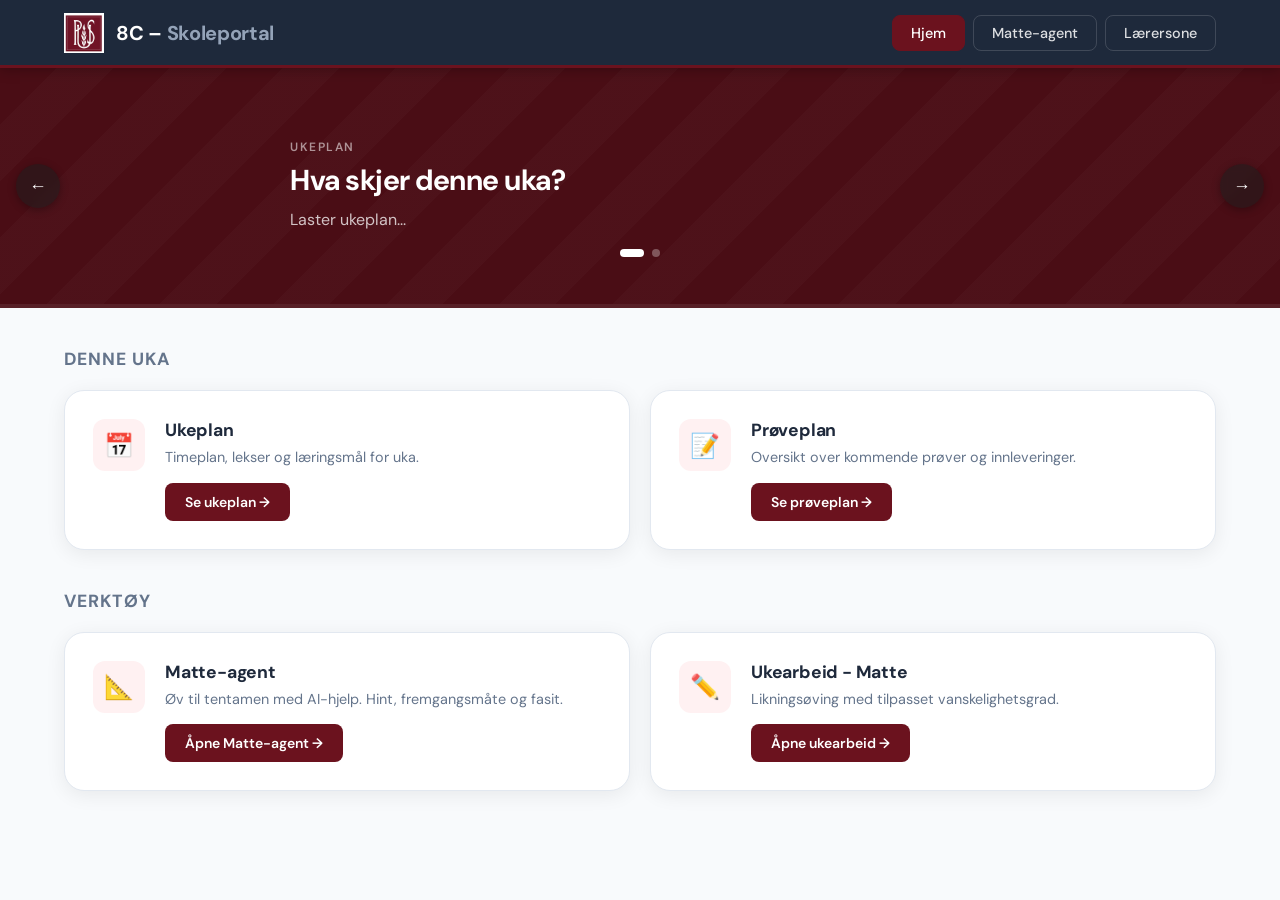
<file: index.html>
<!DOCTYPE html>
<html lang="no">
<head>
    <meta charset="UTF-8">
    <meta name="viewport" content="width=device-width, initial-scale=1.0">
    <title>8C – Skoleportal</title>
    <link rel="stylesheet" href="style.css">
    <link rel="preconnect" href="https://fonts.googleapis.com">
    <link href="https://fonts.googleapis.com/css2?family=DM+Sans:wght@400;500;600;700&display=swap" rel="stylesheet">
</head>
<body>

<nav class="top-bar">
    <div class="nav-container">
        <a class="brand" href="#">
            <img src="puslogo.png" alt="PUS" class="brand-img">
            <span class="brand-text">8C – <span>Skoleportal</span></span>
        </a>
        <button class="menu-toggle" onclick="toggleMenu()">☰</button>
        <ul class="nav-links" id="navLinks">
            <li><button class="nav-btn active" onclick="visSeksjon('oversikt', this)">Hjem</button></li>
            <li><a href="matte-agent/index.html" class="nav-btn">Matte-agent</a></li>
            <li><button class="nav-btn" onclick="visSeksjon('login', this)">Lærersone</button></li>
        </ul>
    </div>
</nav>

<!-- HERO SLIDESHOW -->
<section class="hero">
    <button class="slide-nav prev" onclick="goToSlide(slideIndex - 1)">&#8592;</button>
    <button class="slide-nav next" onclick="goToSlide(slideIndex + 1)">&#8594;</button>
    <div class="hero-slides">

        <div class="slide" id="slide-ukeplan">
            <!--<div class="slide-icon">📅</div>-->
            <div class="slide-content">
                <div class="slide-label" id="slide-ukeplan-label">Ukeplan</div>
                <div class="slide-title" id="slide-ukeplan-title">Hva skjer denne uka?</div>
                <div class="slide-body" id="slide-ukeplan-body">Laster ukeplan...</div>
            </div>
        </div>

        <div class="slide" id="slide-info">
            <div class="slide-icon">💡</div>
            <div class="slide-content">
                <div class="slide-label">Verktøy</div>
                <div class="slide-title">Trenger du hjelp med matte?</div>
                <div class="slide-body">
                    Prøv Matte-agenten – still spørsmål, få hint og øv til tentamen med AI-hjelp.
                </div>
            </div>
        </div>

        <div class="slide-dots">
            <button class="dot" onclick="goToSlide(0)"></button>
            <button class="dot" onclick="goToSlide(1)"></button>
        </div>
    </div>
</section>

<!-- INNHOLD -->
<main class="main-content">

    <!-- OVERSIKT -->
    <section id="oversikt" class="tab-content">

        <p class="section-title">Denne uka</p>
        <div class="card-grid">

            <div class="action-card" onclick="location.href='ukeplan.html'">
                <div class="card-icon">📅</div>
                <div class="card-body">
                    <h2 id="ukeplan-kort-tittel">Ukeplan</h2>
                    <p id="ukeplan-kort-tekst">Timeplan, lekser og læringsmål for uka.</p>
                    <span class="btn-main">Se ukeplan →</span>
                </div>
            </div>

            <div class="action-card" onclick="location.href='proveplan.html'">
                <div class="card-icon">📝</div>
                <div class="card-body">
                    <h2>Prøveplan</h2>
                    <p id="proveplan-kort-tekst">Oversikt over kommende prøver og innleveringer.</p>
                    <span class="btn-main">Se prøveplan →</span>
                </div>
            </div>

        </div>

        <p class="section-title">Verktøy</p>
        <div class="card-grid">

            <div class="action-card" onclick="location.href='matte-agent/index.html'">
                <div class="card-icon">📐</div>
                <div class="card-body">
                    <h2>Matte-agent</h2>
                    <p>Øv til tentamen med AI-hjelp. Hint, fremgangsmåte og fasit.</p>
                    <span class="btn-main">Åpne Matte-agent →</span>
                </div>
            </div>

            <div class="action-card" onclick="location.href='likninger.html'">
                <div class="card-icon">✏️</div>
                <div class="card-body">
                    <h2>Ukearbeid - Matte</h2>
                    <p>Likningsøving med tilpasset vanskelighetsgrad.</p>
                    <span class="btn-main">Åpne ukearbeid →</span>
                </div>
            </div>

        </div>
    </section>

    <!-- LOGIN -->
    <section id="login" class="tab-content">
        <div class="auth-card">
            <h2>🔐 Lærersone</h2>
            <p>Skriv inn PIN-koden din for å få tilgang.</p>
            <input type="password" id="pinCode" placeholder="••••" maxlength="6">
            <button class="btn-main" onclick="sjekkLogin()" style="width:100%">Logg inn</button>
        </div>
    </section>

    <!-- LÆRERSONE -->
    <section id="laerersone" class="tab-content">
        <div id="laererInnhold"></div>
    </section>

</main>

<script src="script.js"></script>
<script src="klassekart/klassekart.js"></script>
</body>
</html>
</file>
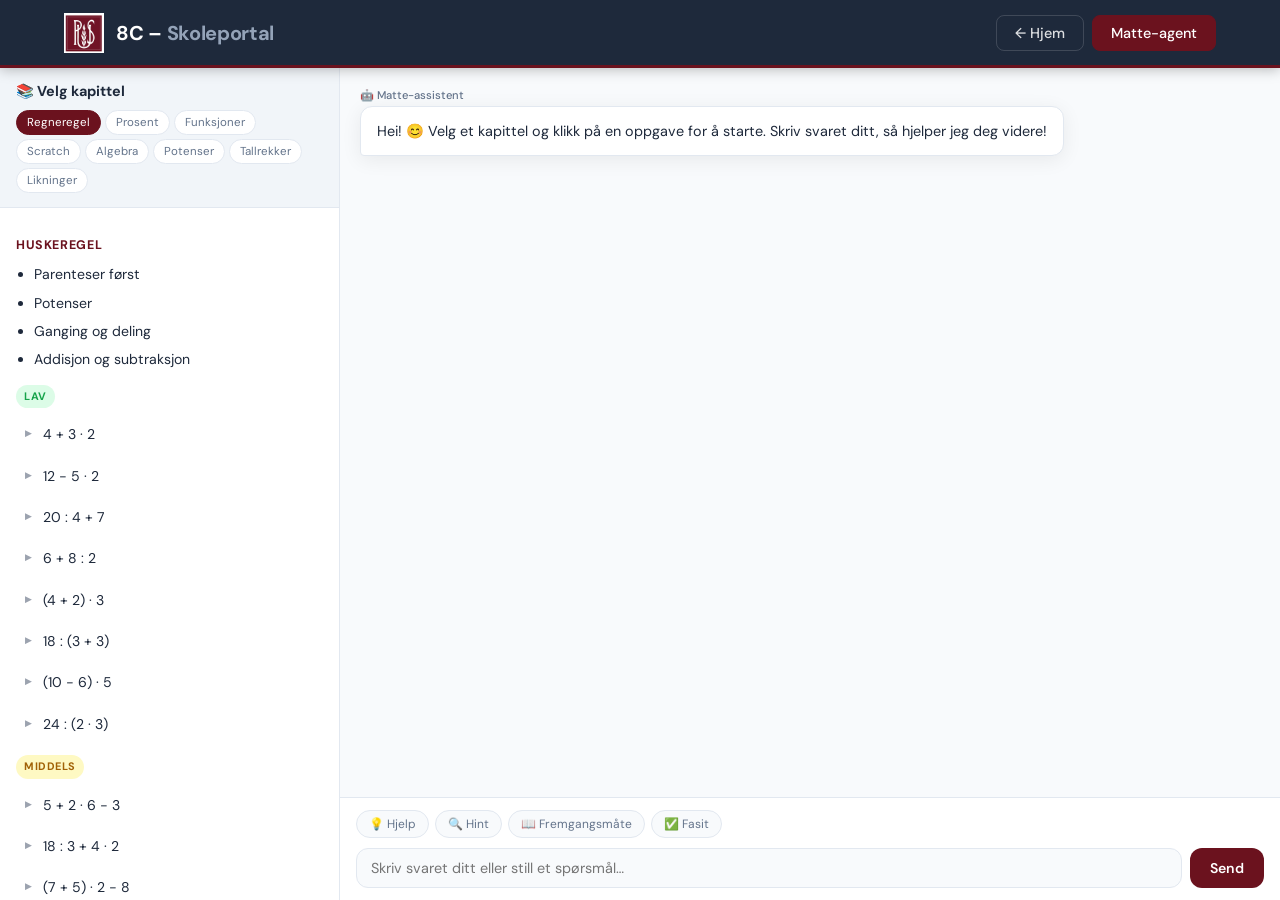
<file: matte-agent/index.html>
<!DOCTYPE html>
<html lang="no">
<head>
<meta charset="UTF-8">
<meta name="viewport" content="width=device-width, initial-scale=1.0">
<title>8C Skoleportal · Matte-agent</title>
<link rel="stylesheet" href="../style.css">
<link href="https://fonts.googleapis.com/css2?family=DM+Sans:wght@400;500;600;700&family=DM+Mono:wght@400;500&display=swap" rel="stylesheet">
<style>
  .agent-wrap { display: flex; height: calc(100vh - 68px); overflow: hidden; }
  .left-panel { width: 340px; flex-shrink: 0; background: var(--white); border-right: 1px solid var(--border); display: flex; flex-direction: column; overflow: hidden; }
  .left-panel-header { padding: 14px 16px; border-bottom: 1px solid var(--border); background: var(--bg2); flex-shrink: 0; }
  .left-panel-header h2 { font-size: 0.9rem; font-weight: 700; margin-bottom: 10px; }
  .chapter-tabs { display: flex; gap: 4px; flex-wrap: wrap; }
  .tab { font-size: 0.72rem; padding: 4px 10px; border-radius: 20px; border: 1px solid var(--border); background: var(--white); color: var(--text-muted); cursor: pointer; transition: all 0.15s; white-space: nowrap; font-family: inherit; }
  .tab:hover { background: #fff1f2; color: var(--brand); border-color: var(--brand); }
  .tab.active { background: var(--brand); color: white; border-color: var(--brand); }
  .tasks-content { flex: 1; overflow-y: auto; padding: 14px 16px; font-size: 0.88rem; line-height: 1.8; color: var(--text); }
  .tasks-content h3 { font-size: 0.78rem; font-weight: 700; margin: 12px 0 6px; color: var(--brand); text-transform: uppercase; letter-spacing: 0.05em; }
  .tasks-content h4 { font-size: 0.72rem; font-weight: 600; margin: 10px 0 4px; color: var(--brand-light); text-transform: uppercase; }
  .tasks-content ul { padding-left: 18px; margin: 4px 0; }
  .tasks-content li { margin: 3px 0; }
  .tasks-content li.clickable-task { cursor: pointer; padding: 5px 8px 5px 26px; border-radius: 6px; margin: 4px 0 4px -18px; border: 1px solid transparent; transition: all 0.15s; list-style: none; position: relative; }
  .tasks-content li.clickable-task::before { content: "▶"; position: absolute; left: 8px; font-size: 9px; color: #9ca3af; top: 8px; }
  .tasks-content li.clickable-task:hover { background: #fff1f2; border-color: var(--brand); color: var(--brand); }
  .tasks-content li.clickable-task:hover::before { color: var(--brand); }
  .tasks-content li.clickable-task.selected { background: var(--brand); color: white; border-color: var(--brand); }
  .tasks-content li.clickable-task.selected::before { color: white; }
  .difficulty-badge { display: inline-block; font-size: 0.68rem; font-weight: 700; padding: 2px 8px; border-radius: 20px; margin: 8px 0 4px; text-transform: uppercase; letter-spacing: 0.5px; }
  .lav { background: #dcfce7; color: #16a34a; }
  .middels { background: #fef9c3; color: #a16207; }
  .hoy { background: #fee2e2; color: #dc2626; }
  .right-panel { flex: 1; display: flex; flex-direction: column; overflow: hidden; background: var(--bg); }
  .chat-area { flex: 1; overflow-y: auto; padding: 20px; display: flex; flex-direction: column; gap: 12px; }
  .msg { display: flex; flex-direction: column; gap: 4px; max-width: 80%; }
  .msg.user { align-self: flex-end; align-items: flex-end; }
  .msg.bot { align-self: flex-start; }
  .msg-label { font-size: 0.7rem; color: var(--text-muted); font-weight: 500; }
  .msg-bubble { padding: 12px 16px; border-radius: var(--radius); font-size: 0.9rem; line-height: 1.7; white-space: pre-wrap; }
  .msg.user .msg-bubble { background: var(--brand); color: white; border-bottom-right-radius: 4px; }
  .msg.bot .msg-bubble { background: var(--white); border: 1px solid var(--border); border-bottom-left-radius: 4px; box-shadow: var(--shadow); }
  .msg.bot .msg-bubble.thinking { color: var(--text-muted); font-style: italic; }
  .chat-footer { padding: 12px 16px; background: var(--white); border-top: 1px solid var(--border); flex-shrink: 0; }
  .quick-btns { display: flex; gap: 6px; flex-wrap: wrap; margin-bottom: 10px; }
  .quick-btn { font-size: 0.75rem; padding: 5px 12px; border-radius: 20px; border: 1px solid var(--border); background: var(--bg); color: var(--text-muted); cursor: pointer; transition: all 0.15s; font-family: inherit; }
  .quick-btn:hover { background: #fff1f2; color: var(--brand); border-color: var(--brand); }
  .input-row { display: flex; gap: 8px; }
  #user-input { flex: 1; padding: 10px 14px; border: 1px solid var(--border); border-radius: var(--radius); font-size: 0.9rem; background: var(--bg); color: var(--text); font-family: inherit; transition: all 0.2s; }
  #user-input:focus { outline: none; border-color: var(--brand); background: white; }
  #send-btn { padding: 10px 20px; border-radius: var(--radius); border: none; background: var(--brand); color: white; font-size: 0.88rem; font-weight: 600; cursor: pointer; font-family: inherit; transition: all 0.15s; }
  #send-btn:hover { background: var(--brand-light); }
  #send-btn:disabled { opacity: 0.4; cursor: not-allowed; }
  ::-webkit-scrollbar { width: 5px; }
  ::-webkit-scrollbar-track { background: transparent; }
  ::-webkit-scrollbar-thumb { background: var(--border); border-radius: 3px; }
  .mobile-tabs { display: none; background: var(--white); border-bottom: 1px solid var(--border); padding: 0; }
  .mobile-tab-btn { flex: 1; padding: 12px; border: none; background: none; font-family: inherit; font-size: 0.9rem; font-weight: 600; color: var(--text-muted); cursor: pointer; border-bottom: 3px solid transparent; transition: all 0.15s; }
  .mobile-tab-btn.active { color: var(--brand); border-bottom-color: var(--brand); }
  @media (max-width: 768px) {
    .agent-wrap { flex-direction: column; height: calc(100vh - 68px); }
    .mobile-tabs { display: flex; flex-shrink: 0; }
    .left-panel { width: 100%; border-right: none; border-bottom: 1px solid var(--border); display: none; height: calc(100vh - 68px - 48px); }
    .left-panel.mob-active { display: flex; }
    .right-panel { display: none; height: calc(100vh - 68px - 48px); }
    .right-panel.mob-active { display: flex; }
    .msg { max-width: 92%; }
    .quick-btns { gap: 4px; }
    .quick-btn { font-size: 0.7rem; padding: 4px 10px; }
  }
</style>
</head>
<body>

<nav class="top-bar">
  <div class="nav-container">
    <a class="brand" href="../index.html">
      <img src="../puslogo.png" alt="PUS" class="brand-img">
      <span class="brand-text">8C – <span>Skoleportal</span></span>
    </a>
    <button class="menu-toggle" onclick="toggleMenu()">☰</button>
    <ul class="nav-links" id="navLinks">
      <li><a href="../index.html" class="nav-btn">← Hjem</a></li>
      <li><a href="#" class="nav-btn active">Matte-agent</a></li>
    </ul>
  </div>
</nav>

<div class="mobile-tabs">
  <button class="mobile-tab-btn active" id="mob-tab-oppgaver" onclick="mobSwitch('oppgaver')">📚 Oppgaver</button>
  <button class="mobile-tab-btn" id="mob-tab-chat" onclick="mobSwitch('chat')">💬 Chat</button>
</div>

<div class="agent-wrap">
  <div class="left-panel mob-active" id="panel-oppgaver">
    <div class="left-panel-header">
      <h2>📚 Velg kapittel</h2>
      <div class="chapter-tabs" id="chapter-tabs"></div>
    </div>
    <div class="tasks-content" id="tasks-content"></div>
  </div>

  <div class="right-panel" id="panel-chat">
    <div class="chat-area" id="chat-area"></div>
    <div class="chat-footer">
      <div class="quick-btns">
        <button class="quick-btn" onclick="quickSend('Kan du hjelpe meg med denne oppgaven?')">💡 Hjelp</button>
        <button class="quick-btn" onclick="quickSend('Gi meg et hint')">🔍 Hint</button>
        <button class="quick-btn" onclick="quickSend('Kan du forklare fremgangsmåten?')">📖 Fremgangsmåte</button>
        <button class="quick-btn" onclick="quickSend('Vis meg fasiten og forklaring')">✅ Fasit</button>
      </div>
      <div class="input-row">
        <input id="user-input" type="text" placeholder="Skriv svaret ditt eller still et spørsmål…" />
        <button id="send-btn">Send</button>
      </div>
    </div>
  </div>
</div>

<script>
function toggleMenu() { document.getElementById('navLinks').classList.toggle('show'); }
function mobSwitch(panel) {
  const isOppgaver = panel === 'oppgaver';
  document.getElementById('panel-oppgaver').classList.toggle('mob-active', isOppgaver);
  document.getElementById('panel-chat').classList.toggle('mob-active', !isOppgaver);
  document.getElementById('mob-tab-oppgaver').classList.toggle('active', isOppgaver);
  document.getElementById('mob-tab-chat').classList.toggle('active', !isOppgaver);
  if (!isOppgaver) document.getElementById('user-input').focus();
}

const API_URL = "https://raspberrypi.tail063df7.ts.net/chat";
let history = [];
let currentChapter = 0;

const chapters = [
  { title: "1. Regnerekkefølge", short: "Regneregel", content: `<h3>Huskeregel</h3><ul><li>Parenteser først</li><li>Potenser</li><li>Ganging og deling</li><li>Addisjon og subtraksjon</li></ul>
<span class="difficulty-badge lav">Lav</span>
<ul><li>4 + 3 · 2</li><li>12 − 5 · 2</li><li>20 : 4 + 7</li><li>6 + 8 : 2</li><li>(4 + 2) · 3</li><li>18 : (3 + 3)</li><li>(10 − 6) · 5</li><li>24 : (2 · 3)</li></ul>
<span class="difficulty-badge middels">Middels</span>
<ul><li>5 + 2 · 6 − 3</li><li>18 : 3 + 4 · 2</li><li>(7 + 5) · 2 − 8</li><li>30 − 4 · (5 − 2)</li><li>16 : 2 · 4</li><li>40 − 6 · 3 + 8</li><li>(15 − 5) : 2 + 7</li><li>3 · (8 − 2) + 5</li></ul>
<span class="difficulty-badge hoy">Høy</span>
<ul><li>24 − 3 · (4 + 2)</li><li>5 · (8 − 3) + 12 : 4</li><li>48 : (6 − 2) + 7 · 3</li><li>(20 − 8) : 4 + 6 · 2</li><li>Lag et uttrykk som gir 18 (bruk minst tre regnearter)</li><li>Lag et uttrykk som gir 25</li><li>Lag et uttrykk som gir 40</li></ul>` },
  { title: "2. Prosent", short: "Prosent", content: `<span class="difficulty-badge lav">Lav</span>
<ul><li>Finn 10 % av 50</li><li>Finn 10 % av 120</li><li>Finn 10 % av 300</li><li>Finn 25 % av 40</li><li>Finn 25 % av 80</li><li>Finn 25 % av 200</li><li>Hvor mange prosent er 5 av 10?</li><li>Hvor mange prosent er 3 av 12?</li><li>Hvor mange prosent er 15 av 20?</li></ul>
<span class="difficulty-badge middels">Middels</span>
<ul><li>Finn 15 % av 200</li><li>Finn 30 % av 450</li><li>Finn 12 % av 150</li><li>Hvor mange prosent er 18 av 60?</li><li>Hvor mange prosent er 45 av 90?</li><li>Hvor mange prosent er 16 av 80?</li><li>En bukse koster 600 kr med 20 % rabatt. Hva er rabatten og ny pris?</li></ul>
<span class="difficulty-badge hoy">Høy</span>
<ul><li>En mobil kostet 4000 kr og prisen økte med 15 %. Hvor mye økte prisen og hva er ny pris?</li><li>84 av 120 elever er med på fotball. Hvor mange prosent er det?</li><li>En vare koster 1200 kr etter 25 % rabatt. Hva kostet varen før rabatt?</li></ul>` },
  { title: "3. Funksjoner", short: "Funksjoner", content: `<span class="difficulty-badge lav">Lav</span>
<ul><li>Grafen går gjennom (0,2) og stiger med 1. Finn funksjonsuttrykket.</li><li>Grafen går gjennom (0,5) og stiger med 3. Finn funksjonsuttrykket.</li><li>Tegn grafen til y = x + 2</li><li>Tegn grafen til y = 2x</li></ul>
<span class="difficulty-badge middels">Middels</span>
<ul><li>Finn funksjonsuttrykket: y-skjæring 4, stigningstall 2</li><li>Finn funksjonsuttrykket: y-skjæring −1, stigningstall 5</li><li>Lag verditabell for y = 3x + 1</li><li>Lag verditabell for y = −2x + 4</li></ul>
<span class="difficulty-badge hoy">Høy</span>
<ul><li>En taxi tar 70 kr i startpris og 15 kr per kilometer. Lag funksjonsuttrykket og finn prisen etter 8 km.</li><li>Et lys er 30 cm og brenner ned 2 cm/time. Lag funksjonsuttrykket og finn høyden etter 5 timer.</li></ul>` },
  { title: "4. Scratch", short: "Scratch", content: `<span class="difficulty-badge lav">Lav</span>
<ul><li>Hva gjør blokken «gå 10 steg»?</li><li>Hva gjør blokken «si Hei!»?</li><li>Lag et program der en figur går framover og sier navnet ditt.</li></ul>
<span class="difficulty-badge middels">Middels</span>
<ul><li>Lag et program der figuren beveger seg i en firkant og skifter farge.</li><li>Hva er forskjellen på «for alltid» og «gjenta 10 ganger»?</li></ul>
<span class="difficulty-badge hoy">Høy</span>
<ul><li>Lag et spill der figuren styres med piltastene, poeng øker når du treffer et objekt, og spillet stopper etter 30 sekunder.</li><li>Forklar hvordan variabler brukes i Scratch.</li></ul>` },
  { title: "5. Algebra", short: "Algebra", content: `<h3>Trekke sammen</h3>
<span class="difficulty-badge lav">Lav</span>
<ul><li>2x + 3x</li><li>5a − 2a</li><li>4y + y</li><li>7m − 3m</li><li>10k + 2k</li></ul>
<span class="difficulty-badge middels">Middels</span>
<ul><li>3x + 4x − 2x</li><li>5a + 2 − 3a</li><li>8y − 2y + 6</li><li>Sett inn x = 4 i 2x + 5</li><li>Sett inn y = 3 i 4y − 7</li></ul>
<span class="difficulty-badge hoy">Høy</span>
<ul><li>5x + 2y − 3x + y</li><li>Sett inn x = 2 og y = 5 i 3x + 2y</li></ul>
<h3>Forkorte brøker</h3>
<span class="difficulty-badge lav">Lav</span>
<ul><li>Forkort 2x/4</li><li>Forkort 6a/3</li><li>Forkort 10y/5</li></ul>
<span class="difficulty-badge middels">Middels</span>
<ul><li>Forkort 4x/8</li><li>Forkort 9a/3a</li><li>Forkort 12y/6</li></ul>
<span class="difficulty-badge hoy">Høy</span>
<ul><li>Forkort (6x + 6)/6</li><li>Forkort 12ab/4a</li><li>Forkort 15x²/5x</li></ul>` },
  { title: "6. Potenser", short: "Potenser", content: `<span class="difficulty-badge lav">Lav</span>
<ul><li>Regn ut 2²</li><li>Regn ut 5²</li><li>Regn ut 10²</li><li>Finn kvadratroten av 16</li><li>Finn kvadratroten av 25</li></ul>
<span class="difficulty-badge middels">Middels</span>
<ul><li>Regn ut 3³</li><li>Regn ut 2⁴</li><li>Skriv 3000 på standardform</li><li>Skriv 450000 på standardform</li></ul>
<span class="difficulty-badge hoy">Høy</span>
<ul><li>Regn ut 2³ · 2²</li><li>Regn ut 10⁴ : 10²</li><li>Skriv 3,2 · 10⁵ på vanlig form</li><li>Finn kvadratroten av 144</li></ul>` },
  { title: "7. Tallrekker", short: "Tallrekker", content: `<span class="difficulty-badge lav">Lav</span>
<ul><li>Finn neste: 2, 4, 6, 8, __</li><li>Finn neste: 10, 20, 30, __</li></ul>
<span class="difficulty-badge middels">Middels</span>
<ul><li>Finn neste: 3, 6, 12, 24, __</li><li>Finn neste: 1, 4, 9, 16, __</li></ul>
<span class="difficulty-badge hoy">Høy</span>
<ul><li>Finn de to neste: 2, 5, 10, 17, 26, __, __</li><li>Finn de to neste: 1, 1, 2, 3, 5, 8, __, __</li></ul>` },
  { title: "8. Likninger", short: "Likninger", content: `<span class="difficulty-badge lav">Lav</span>
<ul><li>x + 4 = 10</li><li>y − 3 = 8</li><li>2a = 12</li></ul>
<span class="difficulty-badge middels">Middels</span>
<ul><li>3x + 2 = 14</li><li>5y − 7 = 18</li><li>4a + 8 = 20</li></ul>
<span class="difficulty-badge hoy">Høy</span>
<ul><li>4x − 7 = 21</li><li>3(x + 2) = 18</li><li>5a − 2 = 3a + 10</li><li>En kino tar 120 kr per billett. Du har 600 kr. Sett opp en likning og finn antall billetter.</li></ul>` }
];

function buildTabs() {
  const tabs = document.getElementById('chapter-tabs');
  chapters.forEach((ch, i) => {
    const btn = document.createElement('button');
    btn.className = 'tab' + (i === 0 ? ' active' : '');
    btn.textContent = ch.short;
    btn.onclick = () => selectChapter(i);
    tabs.appendChild(btn);
  });
}

function selectChapter(i) {
  currentChapter = i;
  document.querySelectorAll('.tab').forEach((t, j) => t.classList.toggle('active', j === i));
  document.getElementById('tasks-content').innerHTML = chapters[i].content;
  makeTasksClickable();
}

function makeTasksClickable() {
  const skipPatterns = [/^parenteser først$/i, /^potenser$/i, /^ganging og deling$/i, /^addisjon og subtraksjon$/i];
  document.querySelectorAll('.tasks-content li').forEach(li => {
    const text = li.textContent.trim();
    if (text.length > 3 && !skipPatterns.some(p => p.test(text))) {
      li.classList.add('clickable-task');
      li.addEventListener('click', () => selectTask(li, text));
    }
  });
}

function selectTask(li, taskText) {
  document.querySelectorAll('.clickable-task.selected').forEach(el => el.classList.remove('selected'));
  li.classList.add('selected');
  const clean = taskText.replace(/\*\*/g, '').trim();
  mobSwitch('chat');
  sendMessage(`Jeg vil jobbe med denne oppgaven fra ${chapters[currentChapter].title}:\n"${clean}"`);
}

function addMsg(role, text, thinking) {
  const area = document.getElementById('chat-area');
  const div = document.createElement('div');
  div.className = 'msg ' + (role === 'user' ? 'user' : 'bot');
  const label = document.createElement('div');
  label.className = 'msg-label';
  label.textContent = role === 'user' ? 'Deg' : '🤖 Matte-assistent';
  const bubble = document.createElement('div');
  bubble.className = 'msg-bubble' + (thinking ? ' thinking' : '');
  bubble.textContent = text;
  div.appendChild(label);
  div.appendChild(bubble);
  area.appendChild(div);
  area.scrollTop = area.scrollHeight;
  return bubble;
}

async function sendMessage(userText) {
  if (!userText.trim()) return;
  const btn = document.getElementById('send-btn');
  btn.disabled = true;
  document.getElementById('user-input').value = '';
  addMsg('user', userText);
  history.push({ role: 'user', content: userText });
  const bubble = addMsg('bot', 'Tenker…', true);

  const selected = document.querySelector('.clickable-task.selected');
  const selectedText = selected ? selected.textContent.trim() : null;

  const systemPrompt = `Du er matte-assistent for 8. trinn ved Presterød Ungdomsskole.
Kapittel nå: ${chapters[currentChapter].title}${selectedText ? '\nOppgave: ' + selectedText : ''}

VIKTIG - Regnerekkefølge: 1) Parenteser, 2) Potenser, 3) Ganging og deling (venstre→høyre), 4) Addisjon og subtraksjon (venstre→høyre).
Eksempler på korrekt regnerekkefølge:
- 12 − 5 · 2 = 12 − 10 = 2  (multiplikasjon FØR subtraksjon!)
- 4 + 3 · 2 = 4 + 6 = 10  (multiplikasjon FØR addisjon!)
- (4 + 2) · 3 = 6 · 3 = 18  (parentes FØR multiplikasjon!)
- 20 : 4 + 7 = 5 + 7 = 12  (divisjon FØR addisjon!)
Beregn alltid fasiten nøye med korrekt regnerekkefølge før du svarer på om et svar er riktig.

Arbeidsmåte: 1) Presenter oppgaven kort, spør om svar. 2) Riktig → "Riktig! 🎉". 3) Feil 1.gang → hint. 4) Feil 2.gang → fremgangsmåte. 5) Feil 3.gang → full løsning.
Svar alltid kort (maks 3-4 linjer). Norsk bokmål.`;

  try {
    const resp = await fetch(API_URL, {
      method: 'POST',
      headers: { 'Content-Type': 'application/json' },
      body: JSON.stringify({
        system: [{ type: 'text', text: systemPrompt, cache_control: { type: 'ephemeral' } }],
        messages: history.slice(-6)
      })
    });
    const data = await resp.json();
    const reply = (data.content?.find(b => b.type === 'text')?.text || 'Noe gikk galt.')
      .replace(/\*\*(.*?)\*\*/g, '$1').replace(/\*(.*?)\*/g, '$1');
    bubble.textContent = reply;
    bubble.classList.remove('thinking');
    history.push({ role: 'assistant', content: reply });
  } catch(e) {
    bubble.textContent = '⚠️ Kunne ikke koble til. Prøv igjen.';
    bubble.classList.remove('thinking');
    history.pop();
  }
  btn.disabled = false;
  document.getElementById('user-input').focus();
}

function quickSend(text) { sendMessage(text); }

buildTabs();
selectChapter(0);
addMsg('bot', 'Hei! 😊 Velg et kapittel og klikk på en oppgave for å starte. Skriv svaret ditt, så hjelper jeg deg videre!');

document.getElementById('send-btn').addEventListener('click', () => sendMessage(document.getElementById('user-input').value));
document.getElementById('user-input').addEventListener('keydown', e => {
  if (e.key === 'Enter') { e.preventDefault(); sendMessage(e.target.value); }
});
</script>
</body>
</html>
</file>
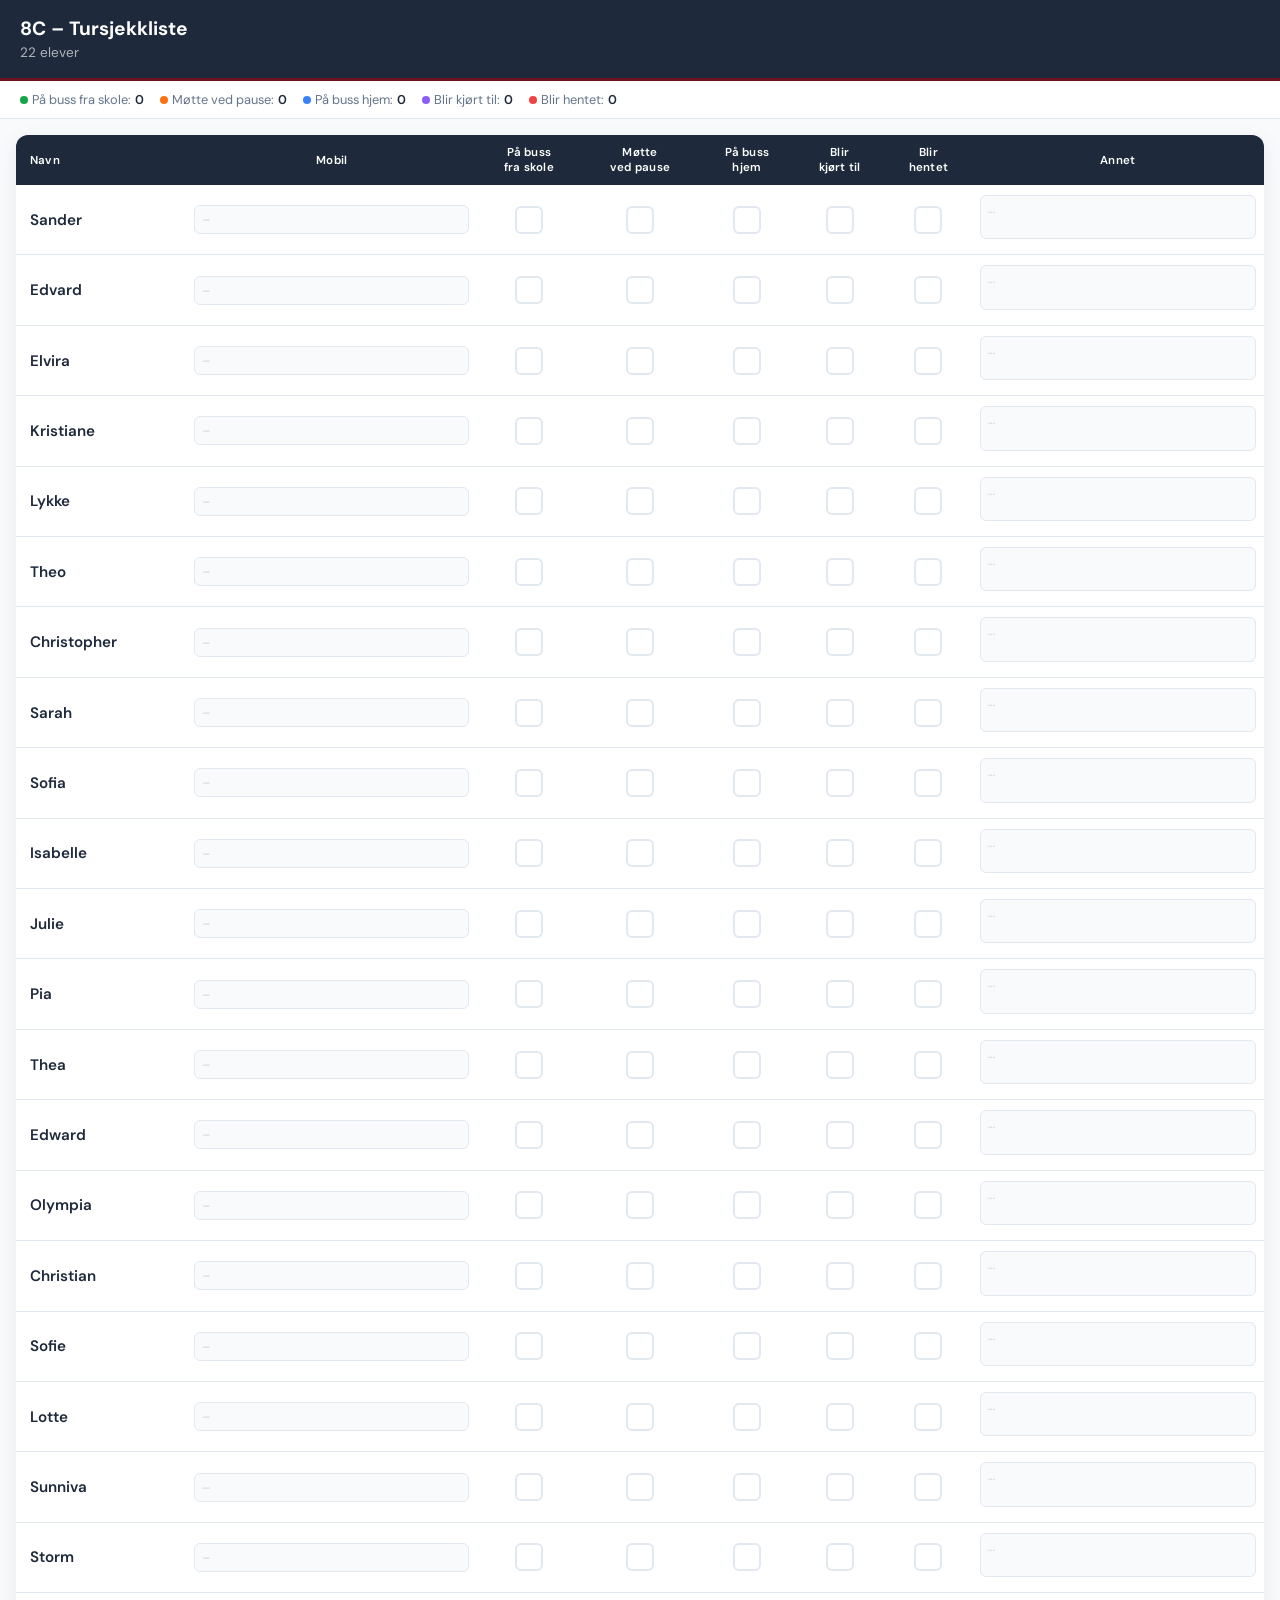
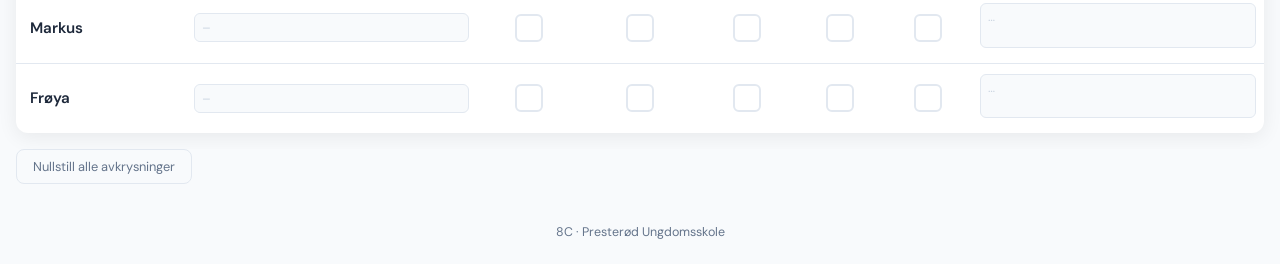
<file: 8c.html>
<!DOCTYPE html>
<html lang="no">
<head>
    <meta charset="UTF-8">
    <meta name="viewport" content="width=device-width, initial-scale=1.0">
    <title>8C – Tursjekkliste</title>
    <link rel="preconnect" href="https://fonts.googleapis.com">
    <link rel="preconnect" href="https://fonts.gstatic.com" crossorigin>
    <link href="https://fonts.googleapis.com/css2?family=DM+Sans:wght@400;500;600;700&display=swap" rel="stylesheet">
    <style>
        :root {
            --brand: #6b121e;
            --navy: #1e293b;
            --bg: #f8fafc;
            --bg2: #f1f5f9;
            --text: #1e293b;
            --text-muted: #64748b;
            --border: #e2e8f0;
            --white: #ffffff;
            --green: #16a34a;
            --radius: 12px;
            --shadow: 0 4px 20px rgba(0,0,0,0.07);
        }

        * { box-sizing: border-box; margin: 0; padding: 0; }

        body {
            font-family: 'DM Sans', sans-serif;
            background: var(--bg);
            color: var(--text);
            min-height: 100vh;
        }

        header {
            background: var(--navy);
            color: white;
            padding: 16px 20px;
            border-bottom: 3px solid var(--brand);
            display: flex;
            align-items: center;
            gap: 12px;
        }

        header h1 {
            font-size: 1.2rem;
            font-weight: 700;
        }

        header span {
            font-size: 0.85rem;
            opacity: 0.65;
        }

        .stats {
            background: var(--white);
            border-bottom: 1px solid var(--border);
            padding: 10px 20px;
            display: flex;
            gap: 16px;
            flex-wrap: wrap;
            font-size: 0.8rem;
            color: var(--text-muted);
        }

        .stats strong {
            color: var(--text);
            font-weight: 600;
        }

        .stat-chip {
            display: flex;
            align-items: center;
            gap: 4px;
        }

        .dot {
            width: 8px;
            height: 8px;
            border-radius: 50%;
            display: inline-block;
        }

        .dot-green { background: var(--green); }
        .dot-orange { background: #f97316; }
        .dot-blue { background: #3b82f6; }
        .dot-purple { background: #8b5cf6; }
        .dot-red { background: #ef4444; }
        .dot-gray { background: #94a3b8; }

        .table-wrapper {
            overflow-x: auto;
            padding: 16px;
        }

        table {
            width: 100%;
            border-collapse: collapse;
            background: var(--white);
            border-radius: var(--radius);
            box-shadow: var(--shadow);
            overflow: hidden;
            min-width: 560px;
        }

        thead tr {
            background: var(--navy);
            color: white;
        }

        thead th {
            padding: 10px 8px;
            font-size: 0.72rem;
            font-weight: 600;
            text-align: center;
            letter-spacing: 0.02em;
            white-space: nowrap;
        }

        thead th.name-col {
            text-align: left;
            padding-left: 14px;
        }

        tbody tr {
            border-bottom: 1px solid var(--border);
            transition: background 0.15s;
        }

        tbody tr:last-child {
            border-bottom: none;
        }

        tbody tr:hover {
            background: var(--bg2);
        }

        tbody tr.checked-any {
            background: #f0fdf4;
        }

        td {
            padding: 10px 8px;
            text-align: center;
            vertical-align: middle;
        }

        td.name-col {
            text-align: left;
            padding-left: 14px;
            font-weight: 600;
            font-size: 0.95rem;
            white-space: nowrap;
        }

        /* Custom checkboxes */
        input[type="checkbox"] {
            appearance: none;
            -webkit-appearance: none;
            display: block;
            margin: 0 auto;
            width: 28px;
            height: 28px;
            border: 2px solid var(--border);
            border-radius: 6px;
            cursor: pointer;
            position: relative;
            transition: all 0.15s;
        }

        input[type="checkbox"]:active {
            transform: scale(0.9);
        }

        /* Color-coded checkboxes per column */
        .col-bus-from input:checked { border-color: var(--green);  background: var(--green); }
        .col-pause    input:checked { border-color: #f97316; background: #f97316; }
        .col-bus-home input:checked { border-color: #3b82f6; background: #3b82f6; }
        .col-driven   input:checked { border-color: #8b5cf6; background: #8b5cf6; }
        .col-picked   input:checked { border-color: #ef4444; background: #ef4444; }

        input[type="checkbox"]:checked::after {
            content: '';
            position: absolute;
            left: 7px;
            top: 3px;
            width: 7px;
            height: 12px;
            border: 2px solid white;
            border-top: none;
            border-left: none;
            transform: rotate(45deg);
        }

        /* Mobil-felt */
        .mobil-input {
            width: 100%;
            min-width: 80px;
            padding: 5px 7px;
            border: 1.5px solid var(--border);
            border-radius: 6px;
            font-family: inherit;
            font-size: 0.82rem;
            color: var(--text);
            background: var(--bg);
            transition: border-color 0.15s;
        }

        .mobil-input:focus {
            outline: none;
            border-color: var(--brand);
        }

        .mobil-input::placeholder { color: #cbd5e1; }

        /* Annet tekstboks */
        .annet-input {
            width: 100%;
            min-width: 90px;
            padding: 5px 7px;
            border: 1.5px solid var(--border);
            border-radius: 6px;
            font-family: inherit;
            font-size: 0.78rem;
            color: var(--text);
            background: var(--bg);
            resize: none;
            transition: border-color 0.15s;
            line-height: 1.3;
        }

        .annet-input:focus {
            outline: none;
            border-color: var(--brand);
        }

        .annet-input::placeholder {
            color: #cbd5e1;
        }

        footer {
            text-align: center;
            padding: 24px;
            font-size: 0.78rem;
            color: var(--text-muted);
        }

        /* Reset-knapp */
        .reset-btn {
            margin: 0 16px 16px;
            padding: 8px 16px;
            background: transparent;
            border: 1.5px solid var(--border);
            border-radius: 8px;
            font-family: inherit;
            font-size: 0.8rem;
            color: var(--text-muted);
            cursor: pointer;
            transition: all 0.15s;
        }

        .reset-btn:hover {
            border-color: var(--brand);
            color: var(--brand);
        }

        @media (max-width: 600px) {
            .stats { gap: 10px; }
            td, th { padding: 8px 5px; }
            td.name-col, thead th.name-col { padding-left: 10px; }
            .annet-input { min-width: 70px; font-size: 0.72rem; }
        }
    </style>
</head>
<body>

<header>
    <div>
        <h1>8C – Tursjekkliste</h1>
        <span>22 elever</span>
    </div>
</header>

<div class="stats" id="stats">
    <span class="stat-chip"><span class="dot dot-green"></span> På buss fra skole: <strong id="s1">0</strong></span>
    <span class="stat-chip"><span class="dot dot-orange"></span> Møtte ved pause: <strong id="s2">0</strong></span>
    <span class="stat-chip"><span class="dot dot-blue"></span> På buss hjem: <strong id="s3">0</strong></span>
    <span class="stat-chip"><span class="dot dot-purple"></span> Blir kjørt til: <strong id="s4">0</strong></span>
    <span class="stat-chip"><span class="dot dot-red"></span> Blir hentet: <strong id="s5">0</strong></span>
</div>

<div class="table-wrapper">
    <table id="main-table">
        <thead>
            <tr>
                <th class="name-col">Navn</th>
                <th>Mobil</th>
                <th>På buss<br>fra skole</th>
                <th>Møtte<br>ved pause</th>
                <th>På buss<br>hjem</th>
                <th>Blir<br>kjørt til</th>
                <th>Blir<br>hentet</th>
                <th>Annet</th>
            </tr>
        </thead>
        <tbody id="tbody">
        </tbody>
    </table>
</div>

<button class="reset-btn" onclick="confirmReset()">Nullstill alle avkrysninger</button>

<footer>8C · Presterød Ungdomsskole</footer>

<script>
    const names = [
        "Sander", "Edvard", "Elvira", "Kristiane", "Lykke",
        "Theo", "Christopher", "Sarah", "Sofia", "Isabelle",
        "Julie", "Pia", "Thea", "Edward", "Olympia",
        "Christian", "Sofie", "Lotte", "Sunniva", "Storm",
        "Markus", "Frøya"
    ];

    const cols = [
        { key: 'busFra',    cls: 'col-bus-from', stat: 's1' },
        { key: 'pause',     cls: 'col-pause',    stat: 's2' },
        { key: 'busHjem',   cls: 'col-bus-home', stat: 's3' },
        { key: 'kjort',     cls: 'col-driven',   stat: 's4' },
        { key: 'hentet',    cls: 'col-picked',   stat: 's5' },
    ];

    function loadState() {
        try { return JSON.parse(localStorage.getItem('8c-tur') || '{}'); }
        catch { return {}; }
    }

    function saveState() {
        const state = {};
        names.forEach(name => {
            state[name] = {};
            cols.forEach(c => {
                const cb = document.getElementById(`${name}-${c.key}`);
                if (cb) state[name][c.key] = cb.checked;
            });
            const mob = document.getElementById(`${name}-mobil`);
            if (mob) state[name].mobil = mob.value;
            const ta = document.getElementById(`${name}-annet`);
            if (ta) state[name].annet = ta.value;
        });
        localStorage.setItem('8c-tur', JSON.stringify(state));
        updateStats();
    }

    function updateStats() {
        cols.forEach(c => {
            const count = names.filter(name => {
                const cb = document.getElementById(`${name}-${c.key}`);
                return cb && cb.checked;
            }).length;
            document.getElementById(c.stat).textContent = count;
        });

        // Row highlight
        names.forEach(name => {
            const row = document.getElementById(`row-${name}`);
            const anyChecked = cols.some(c => {
                const cb = document.getElementById(`${name}-${c.key}`);
                return cb && cb.checked;
            });
            row.classList.toggle('checked-any', anyChecked);
        });
    }

    function buildTable() {
        const state = loadState();
        const tbody = document.getElementById('tbody');
        tbody.innerHTML = '';

        names.forEach(name => {
            const s = state[name] || {};
            const tr = document.createElement('tr');
            tr.id = `row-${name}`;

            // Navn
            const tdName = document.createElement('td');
            tdName.className = 'name-col';
            tdName.textContent = name;
            tr.appendChild(tdName);

            // Mobil
            const tdMobil = document.createElement('td');
            const mobilInput = document.createElement('input');
            mobilInput.type = 'tel';
            mobilInput.className = 'mobil-input';
            mobilInput.id = `${name}-mobil`;
            mobilInput.placeholder = '–';
            mobilInput.value = s.mobil || '';
            mobilInput.addEventListener('input', saveState);
            tdMobil.appendChild(mobilInput);
            tr.appendChild(tdMobil);

            // Checkboxes
            cols.forEach(c => {
                const td = document.createElement('td');
                td.className = c.cls;
                const cb = document.createElement('input');
                cb.type = 'checkbox';
                cb.id = `${name}-${c.key}`;
                cb.checked = !!s[c.key];
                cb.addEventListener('change', saveState);
                td.appendChild(cb);
                tr.appendChild(td);
            });

            // Annet
            const tdAnnet = document.createElement('td');
            const ta = document.createElement('textarea');
            ta.className = 'annet-input';
            ta.id = `${name}-annet`;
            ta.rows = 2;
            ta.placeholder = '…';
            ta.value = s.annet || '';
            ta.addEventListener('input', saveState);
            tdAnnet.appendChild(ta);
            tr.appendChild(tdAnnet);

            tbody.appendChild(tr);
        });

        updateStats();
    }

    function confirmReset() {
        if (confirm('Nullstille alle avkrysninger og notater?')) {
            localStorage.removeItem('8c-tur');
            buildTable();
        }
    }

    buildTable();
</script>

</body>
</html>
</file>
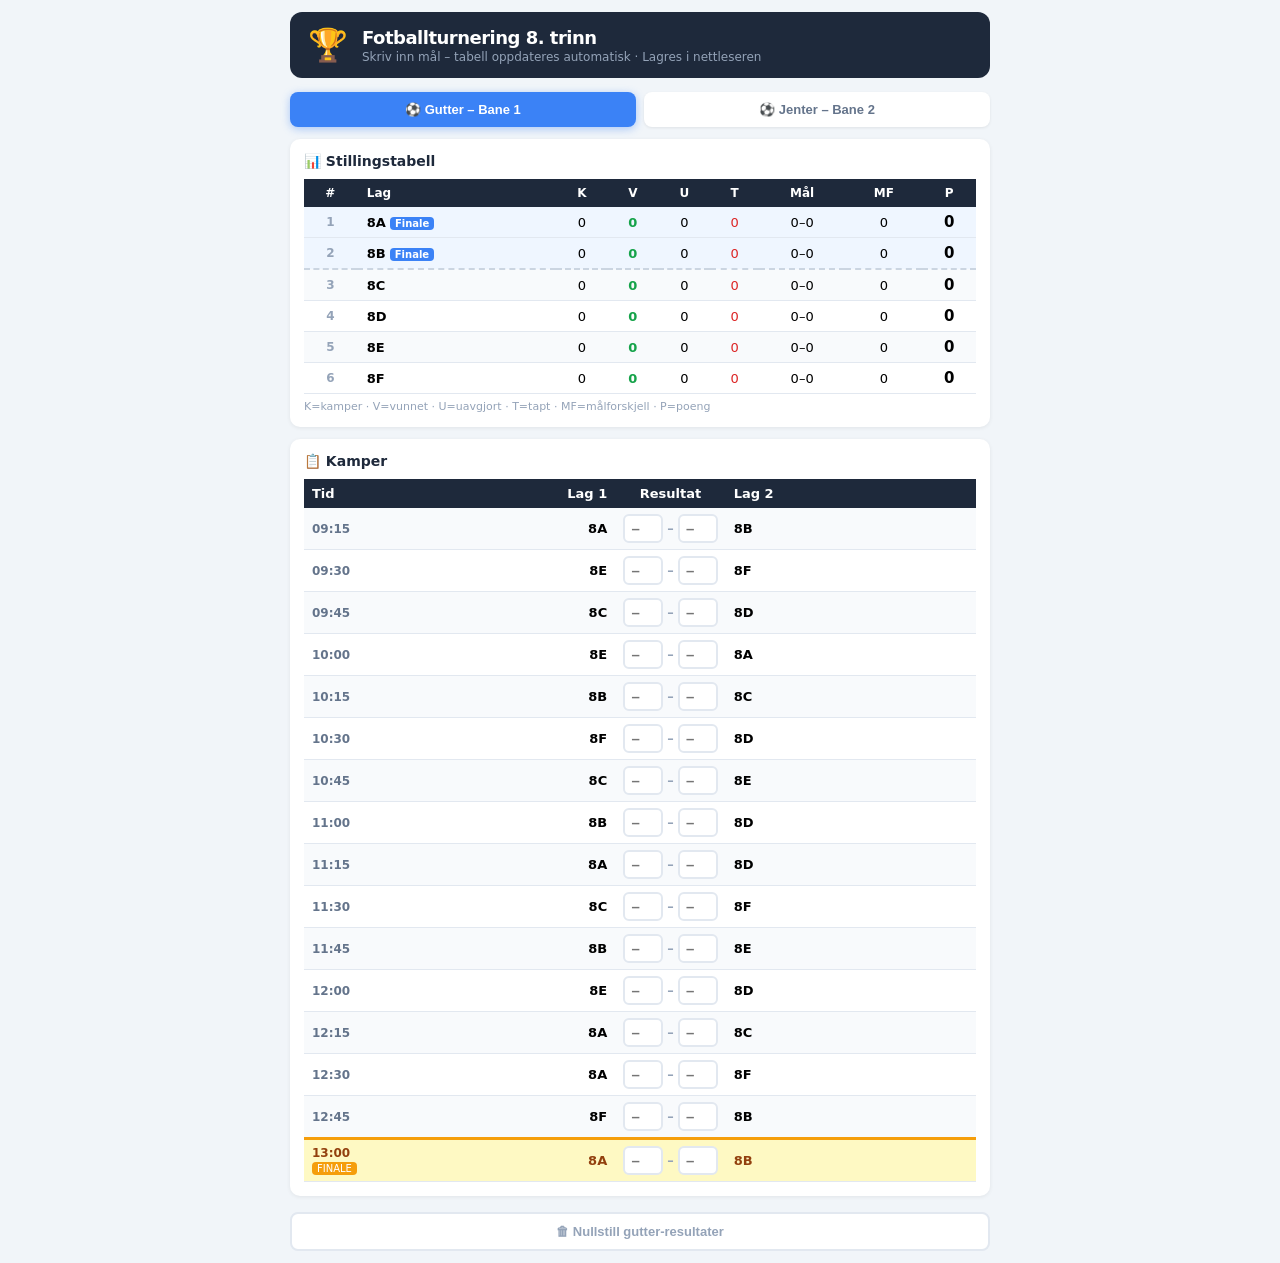
<file: balldag.html>
<!DOCTYPE html>
<html lang="no">
<head>
<meta charset="UTF-8">
<meta name="viewport" content="width=device-width, initial-scale=1.0">
<title>Fotballturnering 8. trinn</title>
<style>
  * { box-sizing: border-box; margin: 0; padding: 0; }
  body { font-family: 'Segoe UI', system-ui, sans-serif; background: #f1f5f9; min-height: 100vh; padding: 12px 8px; }
  .container { max-width: 700px; margin: 0 auto; }

  .header { background: #1e293b; border-radius: 12px; padding: 14px 18px; margin-bottom: 14px; display: flex; align-items: center; gap: 14px; }
  .header-icon { font-size: 32px; }
  .header-title { color: #fff; font-weight: 800; font-size: 18px; letter-spacing: -0.5px; }
  .header-sub { color: #94a3b8; font-size: 12px; margin-top: 2px; }

  .tabs { display: flex; gap: 8px; margin-bottom: 12px; }
  .tab { flex: 1; padding: 10px 8px; border-radius: 8px; border: none; font-weight: 700; font-size: 13px; cursor: pointer; background: #fff; color: #64748b; box-shadow: 0 1px 3px rgba(0,0,0,0.08); transition: all 0.15s; }
  .tab.active { background: #3b82f6; color: #fff; box-shadow: 0 2px 8px rgba(59,130,246,0.4); }

  .card { background: #fff; border-radius: 10px; padding: 14px; margin-bottom: 12px; box-shadow: 0 1px 4px rgba(0,0,0,0.07); }
  .card-title { font-weight: 800; font-size: 14px; color: #1e293b; margin-bottom: 10px; }

  /* Standings */
  .standings-table { width: 100%; border-collapse: collapse; font-size: 13px; }
  .standings-table th { background: #1e293b; color: #fff; padding: 7px 6px; text-align: center; font-size: 12px; }
  .standings-table th:nth-child(2) { text-align: left; padding-left: 10px; }
  .standings-table td { padding: 6px 6px; text-align: center; border-bottom: 1px solid #e2e8f0; }
  .standings-table td:nth-child(2) { text-align: left; padding-left: 10px; font-weight: 700; }
  .standings-table tr.finalist { background: #eff6ff; }
  .standings-table tr.vinner { background: #dcfce7; }
  .standings-table tr.normal:nth-child(odd) { background: #f8fafc; }
  .standings-table tr.normal:nth-child(even) { background: #fff; }
  .standings-table tr.separator td { border-top: 2px dashed #cbd5e1; }
  .badge { display: inline-block; font-size: 10px; padding: 1px 5px; border-radius: 4px; margin-left: 4px; color: #fff; vertical-align: middle; }
  .badge-finale { background: #3b82f6; }
  .badge-vinner { background: #16a34a; }
  .pos-cell { color: #94a3b8; font-weight: 600; font-size: 12px; }
  .pts-cell { font-weight: 900; font-size: 15px; }
  .gd-pos { color: #16a34a; font-weight: 600; }
  .gd-neg { color: #dc2626; font-weight: 600; }
  .win-col { color: #16a34a; font-weight: 600; }
  .loss-col { color: #dc2626; }
  .legend { margin-top: 6px; font-size: 11px; color: #94a3b8; }

  /* Matches */
  .match-table { width: 100%; border-collapse: collapse; font-size: 13px; }
  .match-table th { background: #1e293b; color: #fff; padding: 7px 8px; }
  .match-table th:nth-child(1) { text-align: left; width: 50px; }
  .match-table th:nth-child(2) { text-align: right; }
  .match-table th:nth-child(3) { text-align: center; width: 110px; }
  .match-table th:nth-child(4) { text-align: left; }
  .match-table td { padding: 6px 8px; border-bottom: 1px solid #e2e8f0; }
  .match-table tr:nth-child(odd) td { background: #f8fafc; }
  .match-table tr:nth-child(even) td { background: #fff; }
  .match-table tr.finale-row td { background: #fef9c3 !important; border-top: 3px solid #f59e0b; }
  .time-cell { color: #64748b; font-weight: 600; font-size: 12px; }
  .team-cell { font-weight: 700; }
  .team-winner { color: #16a34a; }
  .team-loser { color: #dc2626; }
  .score-wrap { display: flex; align-items: center; justify-content: center; gap: 4px; }
  .score-input { width: 40px; text-align: center; border: 2px solid #e2e8f0; border-radius: 6px; padding: 4px 2px; font-size: 15px; font-weight: 700; color: #1e293b; outline: none; }
  .score-input:focus { border-color: #3b82f6; }
  .score-input.has-value { background: #f0fdf4; }
  .score-sep { font-weight: 700; color: #94a3b8; }
  .finale-time { color: #92400e; font-weight: 700; font-size: 12px; }
  .finale-badge { display: inline-block; margin-top: 2px; font-size: 10px; background: #f59e0b; color: #fff; border-radius: 4px; padding: 1px 5px; }
  .finale-team { font-weight: 700; color: #92400e; }

  .reset-btn { width: 100%; padding: 10px; border: 2px solid #e2e8f0; border-radius: 8px; background: #fff; color: #94a3b8; font-size: 13px; cursor: pointer; font-weight: 600; margin-top: 4px; }
  .reset-btn:hover { border-color: #dc2626; color: #dc2626; }
</style>
</head>
<body>
<div class="container">
  <div class="header">
    <div class="header-icon">🏆</div>
    <div>
      <div class="header-title">Fotballturnering 8. trinn</div>
      <div class="header-sub">Skriv inn mål – tabell oppdateres automatisk · Lagres i nettleseren</div>
    </div>
  </div>

  <div class="tabs">
    <button class="tab active" id="tab-gutter" onclick="switchTab('gutter')">⚽ Gutter – Bane 1</button>
    <button class="tab" id="tab-jenter" onclick="switchTab('jenter')">⚽ Jenter – Bane 2</button>
  </div>

  <div id="pane-gutter">
    <div class="card">
      <div class="card-title">📊 Stillingstabell</div>
      <table class="standings-table" id="standings-gutter"></table>
      <div class="legend">K=kamper · V=vunnet · U=uavgjort · T=tapt · MF=målforskjell · P=poeng</div>
    </div>
    <div class="card">
      <div class="card-title">📋 Kamper</div>
      <table class="match-table" id="matches-gutter"></table>
    </div>
    <button class="reset-btn" onclick="resetTab('gutter')">🗑 Nullstill gutter-resultater</button>
  </div>

  <div id="pane-jenter" style="display:none">
    <div class="card">
      <div class="card-title">📊 Stillingstabell</div>
      <table class="standings-table" id="standings-jenter"></table>
      <div class="legend">K=kamper · V=vunnet · U=uavgjort · T=tapt · MF=målforskjell · P=poeng</div>
    </div>
    <div class="card">
      <div class="card-title">📋 Kamper</div>
      <table class="match-table" id="matches-jenter"></table>
    </div>
    <button class="reset-btn" onclick="resetTab('jenter')">🗑 Nullstill jenter-resultater</button>
  </div>
</div>

<script>
const TEAMS = ["8A","8B","8C","8D","8E","8F"];

const MATCHES = {
  gutter: [
    {id:1,time:"09:15",l1:"8A",l2:"8B"},
    {id:2,time:"09:30",l1:"8E",l2:"8F"},
    {id:3,time:"09:45",l1:"8C",l2:"8D"},
    {id:4,time:"10:00",l1:"8E",l2:"8A"},
    {id:5,time:"10:15",l1:"8B",l2:"8C"},
    {id:6,time:"10:30",l1:"8F",l2:"8D"},
    {id:7,time:"10:45",l1:"8C",l2:"8E"},
    {id:8,time:"11:00",l1:"8B",l2:"8D"},
    {id:9,time:"11:15",l1:"8A",l2:"8D"},
    {id:10,time:"11:30",l1:"8C",l2:"8F"},
    {id:11,time:"11:45",l1:"8B",l2:"8E"},
    {id:12,time:"12:00",l1:"8E",l2:"8D"},
    {id:13,time:"12:15",l1:"8A",l2:"8C"},
    {id:14,time:"12:30",l1:"8A",l2:"8F"},
    {id:15,time:"12:45",l1:"8F",l2:"8B"},
  ],
  jenter: [
    {id:1,time:"09:15",l1:"8F",l2:"8B"},
    {id:2,time:"09:30",l1:"8A",l2:"8B"},
    {id:3,time:"09:45",l1:"8E",l2:"8F"},
    {id:4,time:"10:00",l1:"8C",l2:"8D"},
    {id:5,time:"10:15",l1:"8E",l2:"8A"},
    {id:6,time:"10:30",l1:"8B",l2:"8C"},
    {id:7,time:"10:45",l1:"8F",l2:"8D"},
    {id:8,time:"11:00",l1:"8C",l2:"8E"},
    {id:9,time:"11:15",l1:"8B",l2:"8D"},
    {id:10,time:"11:30",l1:"8A",l2:"8D"},
    {id:11,time:"11:45",l1:"8C",l2:"8F"},
    {id:12,time:"12:00",l1:"8B",l2:"8E"},
    {id:13,time:"12:15",l1:"8E",l2:"8D"},
    {id:14,time:"12:30",l1:"8A",l2:"8C"},
    {id:15,time:"12:45",l1:"8A",l2:"8F"},
  ]
};

function loadResults(tab) {
  try { return JSON.parse(localStorage.getItem('ft_' + tab) || '{}'); } catch(e) { return {}; }
}
function saveResults(tab, results) {
  localStorage.setItem('ft_' + tab, JSON.stringify(results));
}
function loadFinale(tab) {
  try { return JSON.parse(localStorage.getItem('ft_finale_' + tab) || '{"g1":"","g2":""}'); } catch(e) { return {g1:"",g2:""}; }
}
function saveFinale(tab, f) {
  localStorage.setItem('ft_finale_' + tab, JSON.stringify(f));
}

let state = {
  gutter: loadResults('gutter'),
  jenter: loadResults('jenter'),
  finale_gutter: loadFinale('gutter'),
  finale_jenter: loadFinale('jenter'),
};

function calcStandings(tab) {
  const results = state[tab];
  const stats = {};
  TEAMS.forEach(t => { stats[t] = {team:t,p:0,w:0,d:0,l:0,gf:0,ga:0,pts:0}; });
  MATCHES[tab].forEach(m => {
    const r = results[m.id];
    if (!r || r.g1 === '' || r.g2 === '') return;
    const g1 = parseInt(r.g1), g2 = parseInt(r.g2);
    if (isNaN(g1) || isNaN(g2)) return;
    stats[m.l1].p++; stats[m.l2].p++;
    stats[m.l1].gf += g1; stats[m.l1].ga += g2;
    stats[m.l2].gf += g2; stats[m.l2].ga += g1;
    if (g1 > g2) { stats[m.l1].w++; stats[m.l1].pts += 3; stats[m.l2].l++; }
    else if (g1 < g2) { stats[m.l2].w++; stats[m.l2].pts += 3; stats[m.l1].l++; }
    else { stats[m.l1].d++; stats[m.l1].pts++; stats[m.l2].d++; stats[m.l2].pts++; }
  });
  return Object.values(stats).sort((a,b) => {
    if (b.pts !== a.pts) return b.pts - a.pts;
    const gdA = a.gf - a.ga, gdB = b.gf - b.ga;
    if (gdB !== gdA) return gdB - gdA;
    return b.gf - a.gf;
  });
}

function renderStandings(tab) {
  const standings = calcStandings(tab);
  const finale = state['finale_' + tab];
  const fg1 = parseInt(finale.g1), fg2 = parseInt(finale.g2);
  const finaleSpilt = finale.g1 !== '' && finale.g2 !== '' && !isNaN(fg1) && !isNaN(fg2);
  const finalist1 = standings[0]?.team;
  const finalist2 = standings[1]?.team;
  let finalVinner = null;
  if (finaleSpilt) {
    if (fg1 > fg2) finalVinner = finalist1;
    else if (fg2 > fg1) finalVinner = finalist2;
  }

  let html = `<thead><tr>
    <th>#</th><th>Lag</th><th>K</th><th>V</th><th>U</th><th>T</th><th>Mål</th><th>MF</th><th>P</th>
  </tr></thead><tbody>`;

  standings.forEach((s, i) => {
    const gd = s.gf - s.ga;
    const isVinner = finalVinner && s.team === finalVinner;
    const isFinalist = i < 2 && !finalVinner;
    const cls = isVinner ? 'vinner' : isFinalist ? 'finalist' : 'normal';
    const sep = i === 2 ? ' separator' : '';
    const gdStr = gd > 0 ? '+' + gd : '' + gd;
    const gdCls = gd > 0 ? 'gd-pos' : gd < 0 ? 'gd-neg' : '';
    const badge = isVinner
      ? '<span class="badge badge-vinner">VINNER</span>'
      : isFinalist
        ? '<span class="badge badge-finale">Finale</span>'
        : '';
    const pos = isVinner ? '🏆' : (i + 1);
    html += `<tr class="${cls}${sep}">
      <td class="pos-cell">${pos}</td>
      <td>${s.team}${badge}</td>
      <td>${s.p}</td>
      <td class="win-col">${s.w}</td>
      <td>${s.d}</td>
      <td class="loss-col">${s.l}</td>
      <td>${s.gf}–${s.ga}</td>
      <td class="${gdCls}">${gdStr}</td>
      <td class="pts-cell">${s.pts}</td>
    </tr>`;
  });
  html += '</tbody>';
  document.getElementById('standings-' + tab).innerHTML = html;
}

function renderMatches(tab) {
  const results = state[tab];
  const finale = state['finale_' + tab];
  const standings = calcStandings(tab);
  const finalist1 = standings[0]?.team || 'Nr. 1';
  const finalist2 = standings[1]?.team || 'Nr. 2';

  let html = `<thead><tr>
    <th>Tid</th><th style="text-align:right">Lag 1</th><th>Resultat</th><th>Lag 2</th>
  </tr></thead><tbody>`;

  MATCHES[tab].forEach(m => {
    const r = results[m.id] || {g1:'',g2:''};
    const hasResult = r.g1 !== '' && r.g2 !== '';
    const g1 = parseInt(r.g1), g2 = parseInt(r.g2);
    const l1cls = hasResult && !isNaN(g1) && !isNaN(g2) ? (g1 > g2 ? 'team-winner' : g1 < g2 ? 'team-loser' : '') : '';
    const l2cls = hasResult && !isNaN(g1) && !isNaN(g2) ? (g2 > g1 ? 'team-winner' : g2 < g1 ? 'team-loser' : '') : '';
    const hv1 = r.g1 !== '' ? ' has-value' : '';
    const hv2 = r.g2 !== '' ? ' has-value' : '';
    html += `<tr>
      <td class="time-cell">${m.time}</td>
      <td style="text-align:right" class="team-cell ${l1cls}">${m.l1}</td>
      <td>
        <div class="score-wrap">
          <input class="score-input${hv1}" type="number" min="0" max="99" value="${r.g1}"
            oninput="setScore('${tab}',${m.id},'g1',this.value)" placeholder="–">
          <span class="score-sep">–</span>
          <input class="score-input${hv2}" type="number" min="0" max="99" value="${r.g2}"
            oninput="setScore('${tab}',${m.id},'g2',this.value)" placeholder="–">
        </div>
      </td>
      <td class="team-cell ${l2cls}">${m.l2}</td>
    </tr>`;
  });

  // Finale row
  const fhv1 = finale.g1 !== '' ? ' has-value' : '';
  const fhv2 = finale.g2 !== '' ? ' has-value' : '';
  html += `<tr class="finale-row">
    <td><div class="finale-time">13:00</div><div class="finale-badge">FINALE</div></td>
    <td style="text-align:right" class="finale-team">${finalist1}</td>
    <td>
      <div class="score-wrap">
        <input class="score-input${fhv1}" type="number" min="0" max="99" value="${finale.g1}"
          oninput="setFinale('${tab}','g1',this.value)" placeholder="–">
        <span class="score-sep">–</span>
        <input class="score-input${fhv2}" type="number" min="0" max="99" value="${finale.g2}"
          oninput="setFinale('${tab}','g2',this.value)" placeholder="–">
      </div>
    </td>
    <td class="finale-team">${finalist2}</td>
  </tr>`;

  html += '</tbody>';
  document.getElementById('matches-' + tab).innerHTML = html;
}

function render(tab) {
  renderStandings(tab);
  renderMatches(tab);
}

function setScore(tab, id, key, val) {
  if (!state[tab][id]) state[tab][id] = {g1:'',g2:''};
  state[tab][id][key] = val;
  saveResults(tab, state[tab]);
  render(tab);
}

function setFinale(tab, key, val) {
  state['finale_' + tab][key] = val;
  saveFinale(tab, state['finale_' + tab]);
  render(tab);
}

function switchTab(tab) {
  ['gutter','jenter'].forEach(t => {
    document.getElementById('tab-' + t).classList.toggle('active', t === tab);
    document.getElementById('pane-' + t).style.display = t === tab ? '' : 'none';
  });
}

function resetTab(tab) {
  if (!confirm('Nullstille ALLE ' + tab + '-resultater?')) return;
  state[tab] = {};
  state['finale_' + tab] = {g1:'',g2:''};
  saveResults(tab, {});
  saveFinale(tab, {g1:'',g2:''});
  render(tab);
}

render('gutter');
render('jenter');
</script>
</body>
</html>
</file>
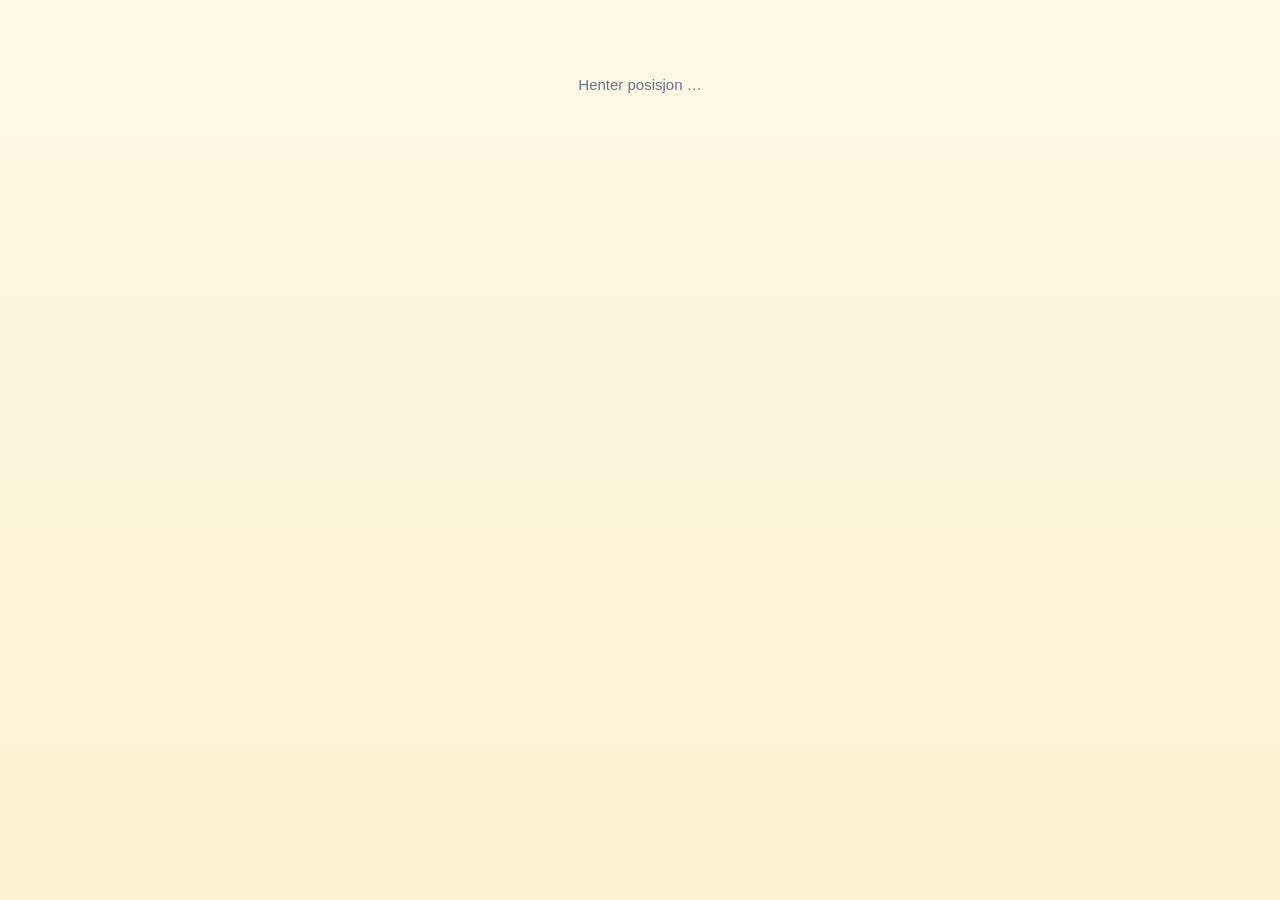
<file: uv-1.html>
<!DOCTYPE html>
<html lang="no">
<head>
<meta charset="UTF-8">
<meta name="viewport" content="width=device-width, initial-scale=1.0, maximum-scale=1.0">
<title>UV-indeks</title>
<style>
  :root {
    color-scheme: light;
  }
  * { box-sizing: border-box; -webkit-tap-highlight-color: transparent; }
  body {
    margin: 0;
    font-family: -apple-system, BlinkMacSystemFont, "Segoe UI", Roboto, sans-serif;
    background: linear-gradient(180deg, #fef9e7 0%, #fdf2d0 100%);
    min-height: 100vh;
    color: #1e293b;
    padding-bottom: 40px;
  }
  .wrap { max-width: 480px; margin: 0 auto; padding: 16px; }

  header { text-align: center; padding: 14px 0 6px; }
  header .loc { font-size: 14px; color: #64748b; }
  header .time { font-size: 12px; color: #94a3a8; margin-top: 2px; }

  .now-card {
    background: #fff;
    border-radius: 20px;
    padding: 24px 20px;
    text-align: center;
    box-shadow: 0 4px 16px rgba(0,0,0,0.06);
    margin: 14px 0;
  }
  .now-value {
    font-size: 72px;
    font-weight: 700;
    line-height: 1;
    margin: 4px 0;
  }
  .now-label {
    font-size: 18px;
    font-weight: 600;
    margin-bottom: 4px;
  }
  .now-advice {
    font-size: 14px;
    color: #64748b;
    margin-top: 8px;
  }
  .badge {
    display: inline-block;
    padding: 4px 14px;
    border-radius: 999px;
    font-size: 13px;
    font-weight: 600;
    color: #fff;
    margin-top: 6px;
  }

  .section-title {
    font-size: 15px;
    font-weight: 700;
    color: #475569;
    margin: 22px 4px 10px;
    text-transform: uppercase;
    letter-spacing: 0.04em;
  }

  .hours-scroll {
    display: flex;
    gap: 10px;
    overflow-x: auto;
    padding: 4px 4px 10px;
    -webkit-overflow-scrolling: touch;
    scrollbar-width: none;
  }
  .hours-scroll::-webkit-scrollbar { display: none; }
  .hour-card {
    flex: 0 0 auto;
    background: #fff;
    border-radius: 14px;
    padding: 12px 10px;
    text-align: center;
    min-width: 62px;
    box-shadow: 0 2px 8px rgba(0,0,0,0.05);
  }
  .hour-time { font-size: 12px; color: #94a3a8; font-weight: 600; }
  .hour-uv { font-size: 22px; font-weight: 700; margin: 6px 0 2px; }
  .hour-dot {
    width: 8px; height: 8px; border-radius: 50%;
    margin: 0 auto;
  }

  .day-card {
    background: #fff;
    border-radius: 14px;
    margin-bottom: 8px;
    box-shadow: 0 2px 8px rgba(0,0,0,0.05);
    overflow: hidden;
  }
  .day-row {
    padding: 14px 16px;
    display: flex;
    align-items: center;
    justify-content: space-between;
    cursor: pointer;
  }
  .day-name { font-size: 15px; font-weight: 600; flex: 1; }
  .day-name .sub { font-size: 12px; color: #94a3a8; font-weight: 400; display: block; }
  .day-bar-wrap {
    flex: 2;
    height: 8px;
    background: #f1f5f9;
    border-radius: 999px;
    margin: 0 14px;
    overflow: hidden;
  }
  .day-bar { height: 100%; border-radius: 999px; }
  .day-val { font-size: 17px; font-weight: 700; width: 30px; text-align: right; }
  .day-chevron {
    width: 18px; height: 18px; margin-left: 8px;
    color: #cbd5e1;
    transition: transform 0.2s ease;
    flex-shrink: 0;
  }
  .day-card.open .day-chevron { transform: rotate(180deg); }

  .day-hours {
    display: none;
    grid-template-columns: repeat(4, 1fr);
    gap: 8px;
    padding: 4px 14px 14px;
  }
  .day-card.open .day-hours { display: grid; }
  .day-hour-cell {
    background: #f8fafc;
    border-radius: 10px;
    padding: 8px 4px;
    text-align: center;
  }
  .day-hour-cell .t { font-size: 11px; color: #94a3a8; font-weight: 600; }
  .day-hour-cell .v { font-size: 16px; font-weight: 700; margin-top: 2px; }
  .day-hours-empty {
    padding: 4px 14px 14px;
    font-size: 13px;
    color: #94a3a8;
  }

  .legend {
    display: flex;
    justify-content: space-between;
    font-size: 11px;
    color: #94a3a8;
    margin: 18px 4px 0;
    flex-wrap: wrap;
    gap: 4px;
  }
  .legend span { display: flex; align-items: center; gap: 4px; }
  .legend .dot { width: 8px; height: 8px; border-radius: 50%; display: inline-block; }

  .status {
    text-align: center;
    padding: 60px 20px;
    color: #64748b;
    font-size: 15px;
  }
  .err-btn {
    margin-top: 14px;
    background: #1e293b;
    color: #fff;
    border: none;
    padding: 10px 20px;
    border-radius: 999px;
    font-size: 14px;
    font-weight: 600;
  }
  footer {
    text-align: center;
    font-size: 11px;
    color: #b8c0cc;
    margin-top: 24px;
  }
  .locate-btn {
    display: inline-flex;
    align-items: center;
    gap: 6px;
    margin-top: 10px;
    background: #1e293b;
    color: #fff;
    border: none;
    padding: 9px 18px;
    border-radius: 999px;
    font-size: 14px;
    font-weight: 600;
    cursor: pointer;
    box-shadow: 0 2px 8px rgba(0,0,0,0.12);
  }
  .locate-btn:active { opacity: 0.8; }
  .locate-btn.loading { opacity: 0.6; pointer-events: none; }
</style>
</head>
<body>
<div class="wrap" id="app">
  <div class="status" id="status">Henter posisjon …</div>
</div>

<script>
const UV_COLORS = [
  { max: 2.5,  color: '#4ade80', label: 'Lav' },
  { max: 5.5,  color: '#facc15', label: 'Moderat' },
  { max: 7.5,  color: '#fb923c', label: 'Høy' },
  { max: 10.5, color: '#f87171', label: 'Svært høy' },
  { max: Infinity, color: '#a855f7', label: 'Ekstrem' }
];

function uvColor(v) {
  for (const tier of UV_COLORS) if (v <= tier.max) return tier;
  return UV_COLORS[UV_COLORS.length - 1];
}

function advice(v) {
  if (v <= 2.5) return 'Trygt å være ute uten beskyttelse.';
  if (v <= 5.5) return 'Bruk solkrem og søk skygge midt på dagen.';
  if (v <= 7.5) return 'Solkrem, hatt og skygge anbefales sterkt.';
  if (v <= 10.5) return 'Begrens tid i sola 11–15. Solkrem er et must.';
  return 'Unngå sol midt på dagen. Ekstrem stråling.';
}

function fmtDay(dateStr) {
  const d = new Date(dateStr + 'T12:00:00');
  const days = ['Søn','Man','Tirs','Ons','Tors','Fre','Lør'];
  const today = new Date();
  const isToday = d.toDateString() === today.toDateString();
  const tmr = new Date(today); tmr.setDate(tmr.getDate() + 1);
  const isTmr = d.toDateString() === tmr.toDateString();
  if (isToday) return { main: 'I dag', sub: d.getDate() + '.' + (d.getMonth()+1) + '.' };
  if (isTmr) return { main: 'I morgen', sub: d.getDate() + '.' + (d.getMonth()+1) + '.' };
  return { main: days[d.getDay()], sub: d.getDate() + '.' + (d.getMonth()+1) + '.' };
}

function fmtHour(dateStr) {
  const d = new Date(dateStr);
  return d.getHours() + ':00';
}

// Group all hourly UV entries by their local date (YYYY-MM-DD), so each
// day-row can show its own hour-by-hour breakdown when expanded.
function groupHoursByDay(times, uvs) {
  const byDay = {};
  for (let i = 0; i < times.length; i++) {
    const dateKey = times[i].slice(0, 10); // "2026-06-27T13:00" -> "2026-06-27"
    if (!byDay[dateKey]) byDay[dateKey] = [];
    byDay[dateKey].push({ time: times[i], uv: uvs[i] });
  }
  return byDay;
}

function toggleDay(idx) {
  const card = document.getElementById('day-' + idx);
  if (!card) return;
  const wasOpen = card.classList.contains('open');
  document.querySelectorAll('.day-card.open').forEach(el => el.classList.remove('open'));
  if (!wasOpen) card.classList.add('open');
}

// Fast posisjon (Tønsberg, Norge) — brukes når GPS ikke er tilgjengelig.
// Rediger disse to verdiene hvis du vil ha UV for et annet sted.
const FALLBACK_LAT = 59.2671;
const FALLBACK_LON = 10.4076;

async function getIPLocation() {
  try {
    const res = await fetch('https://ipapi.co/json/');
    if (!res.ok) return null;
    const d = await res.json();
    if (d.latitude && d.longitude) return { lat: d.latitude, lon: d.longitude };
  } catch(e) {}
  return null;
}

async function init() {
  // Start IP-henting og GPS parallelt.
  // GPS kan ta tid fordi Chrome venter på at brukeren trykker "Tillat".
  // Vi viser IP-posisjon etter 4 sek hvis GPS ikke har svart ennå,
  // men lar GPS overstyre hvis den kommer inn etterpå.
  const ipPromise = getIPLocation();

  let gpsResolved = false;

  if (navigator.geolocation) {
    navigator.geolocation.getCurrentPosition(
      (pos) => {
        gpsResolved = true;
        fetchUV(pos.coords.latitude, pos.coords.longitude);
      },
      () => {
        if (!gpsResolved) {
          gpsResolved = true;
          ipPromise.then(ip => fetchUV(
            ip ? ip.lat : FALLBACK_LAT,
            ip ? ip.lon : FALLBACK_LON
          ));
        }
      },
      { enableHighAccuracy: false, timeout: 15000, maximumAge: 60000 }
    );
  }

  // Etter 4 sek: ikke vent lenger — bruk IP eller fallback
  setTimeout(async () => {
    if (gpsResolved) return;
    gpsResolved = true;
    const ip = await ipPromise;
    fetchUV(ip ? ip.lat : FALLBACK_LAT, ip ? ip.lon : FALLBACK_LON);
  }, 4000);
}

function locateMe() {
  const btn = document.getElementById('locate-btn');
  if (btn) { btn.classList.add('loading'); btn.textContent = '⏳ Henter…'; }
  let done = false;
  const reset = () => { if (btn) { btn.classList.remove('loading'); btn.textContent = '📍 Finn min posisjon'; } };
  const finish = (lat, lon) => { if (done) return; done = true; reset(); fetchUV(lat, lon); };

  // Prøv GPS først
  if (navigator.geolocation) {
    navigator.geolocation.getCurrentPosition(
      (pos) => finish(pos.coords.latitude, pos.coords.longitude),
      async () => {
        // GPS blokkert — fall tilbake til IP
        const ip = await getIPLocation();
        finish(ip ? ip.lat : FALLBACK_LAT, ip ? ip.lon : FALLBACK_LON);
      },
      { enableHighAccuracy: true, timeout: 6000, maximumAge: 30000 }
    );
  } else {
    getIPLocation().then(ip => finish(ip ? ip.lat : FALLBACK_LAT, ip ? ip.lon : FALLBACK_LON));
  }
  // Hard timeout
  setTimeout(async () => {
    if (done) return;
    const ip = await getIPLocation();
    finish(ip ? ip.lat : FALLBACK_LAT, ip ? ip.lon : FALLBACK_LON);
  }, 9000);
}
  const statusEl = document.getElementById('status');
  if (statusEl) statusEl.textContent = 'Henter UV-data …';
  try {
    const [uvRes, geoRes] = await Promise.all([
      fetch(`https://api.open-meteo.com/v1/forecast?latitude=${lat}&longitude=${lon}&hourly=uv_index&daily=uv_index_max&timezone=auto&forecast_days=16`),
      fetch(`https://nominatim.openstreetmap.org/reverse?lat=${lat}&lon=${lon}&format=json&accept-language=no`)
    ]);
    if (!uvRes.ok) throw new Error('API-feil');
    const data = await uvRes.json();
    let placeName = null;
    if (geoRes.ok) {
      const geo = await geoRes.json();
      // Prøv å finne beste korte stedsnavn
      const a = geo.address || {};
      placeName = a.city || a.town || a.village || a.suburb || a.municipality || null;
    }
    render(data, lat, lon, placeName);
  } catch (e) {
    showError('Kunne ikke hente UV-data. Sjekk internettforbindelsen.');
  }
}

async function init() {
  // Chrome på file:// lar navigator.geolocation eksistere men svarer
  // aldri — vi setter derfor en hard timeout på 3 sekunder før vi
  // faller tilbake til fast posisjon.
  const geoPromise = new Promise((resolve) => {
    if (!navigator.geolocation) { resolve(null); return; }
    navigator.geolocation.getCurrentPosition(
      (pos) => resolve({ lat: pos.coords.latitude, lon: pos.coords.longitude }),
      () => resolve(null),
      { enableHighAccuracy: false, timeout: 3000, maximumAge: 60000 }
    );
  });
  const timeoutPromise = new Promise((resolve) => setTimeout(() => resolve(null), 3500));

  const result = await Promise.race([geoPromise, timeoutPromise]);
  if (result) {
    fetchUV(result.lat, result.lon);
  } else {
    fetchUV(FALLBACK_LAT, FALLBACK_LON);
  }
}

function locateMe() {
  const btn = document.getElementById('locate-btn');
  if (btn) { btn.classList.add('loading'); btn.textContent = '⏳ Henter…'; }
  if (!navigator.geolocation) {
    if (btn) { btn.classList.remove('loading'); btn.textContent = '📍 Finn min posisjon'; }
    return;
  }
  let done = false;
  const reset = () => { if (btn) { btn.classList.remove('loading'); btn.textContent = '📍 Finn min posisjon'; } };

  navigator.geolocation.getCurrentPosition(
    (pos) => { if (done) return; done = true; reset(); fetchUV(pos.coords.latitude, pos.coords.longitude); },
    () =>    { if (done) return; done = true; reset(); fetchUV(FALLBACK_LAT, FALLBACK_LON); },
    { enableHighAccuracy: true, timeout: 8000, maximumAge: 30000 }
  );
  // Hard fallback hvis nettleseren aldri svarer
  setTimeout(() => { if (done) return; done = true; reset(); fetchUV(FALLBACK_LAT, FALLBACK_LON); }, 8500);
}

function showError(msg) {
  document.getElementById('app').innerHTML = `
    <div class="status">
      ${msg}
      <div><button class="err-btn" onclick="init()">Prøv igjen</button></div>
    </div>`;
}

function render(data, lat, lon, placeName = null) {
  const now = new Date();
  const hourly = data.hourly;
  const times = hourly.time;
  const uvs = hourly.uv_index;

  // Find current hour index
  let nowIdx = 0;
  for (let i = 0; i < times.length; i++) {
    if (new Date(times[i]) >= now) { nowIdx = i; break; }
  }
  // step back one if we overshot
  if (nowIdx > 0 && Math.abs(new Date(times[nowIdx-1]) - now) < Math.abs(new Date(times[nowIdx]) - now)) {
    nowIdx = nowIdx - 1;
  }

  const currentUV = Math.round(uvs[nowIdx] * 10) / 10;
  const tier = uvColor(currentUV);

  // Next 12 hours
  const nextHours = [];
  for (let i = nowIdx; i < Math.min(nowIdx + 13, times.length); i++) {
    nextHours.push({ time: times[i], uv: uvs[i] });
  }

  // Daily
  const dailyTimes = data.daily.time;
  const dailyMax = data.daily.uv_index_max;
  const hoursByDay = groupHoursByDay(times, uvs);

  let html = `
    <header>
      <div class="loc">📍 ${placeName || (lat.toFixed(3) + ', ' + lon.toFixed(3))}</div>
      <div class="time">${now.toLocaleString('no-NO', { weekday: 'long', day: 'numeric', month: 'long', hour: '2-digit', minute: '2-digit' })}</div>
      <div><button class="locate-btn" id="locate-btn" onclick="locateMe()">📍 Finn min posisjon</button></div>
    </header>

    <div class="now-card">
      <div class="now-label">UV nå</div>
      <div class="now-value" style="color:${tier.color}">${currentUV.toFixed(1)}</div>
      <div class="badge" style="background:${tier.color}">${tier.label}</div>
      <div class="now-advice">${advice(currentUV)}</div>
    </div>

    <div class="section-title">Neste timer</div>
    <div class="hours-scroll">
  `;

  nextHours.forEach((h, i) => {
    const t = uvColor(h.uv);
    const label = i === 0 ? 'Nå' : fmtHour(h.time);
    html += `
      <div class="hour-card">
        <div class="hour-time">${label}</div>
        <div class="hour-uv" style="color:${t.color}">${Math.round(h.uv * 10) / 10}</div>
        <div class="hour-dot" style="background:${t.color}"></div>
      </div>
    `;
  });

  html += `</div>`;

  html += `<div class="section-title">De neste dagene <span style="text-transform:none;font-weight:400;color:#cbd5e1;">· trykk for timer</span></div>`;

  dailyTimes.forEach((d, i) => {
    const val = Math.round(dailyMax[i] * 10) / 10;
    const t = uvColor(val);
    const day = fmtDay(d);
    const pct = Math.min(100, (val / 12) * 100);

    const dayHours = (hoursByDay[d] || []).filter(h => h.uv > 0);

    let hoursHtml;
    if (dayHours.length === 0) {
      hoursHtml = `<div class="day-hours-empty">Ingen UV-stråling denne dagen (mørketid).</div>`;
    } else {
      hoursHtml = `<div class="day-hours">`;
      dayHours.forEach(h => {
        const ht = uvColor(h.uv);
        hoursHtml += `
          <div class="day-hour-cell">
            <div class="t">${fmtHour(h.time)}</div>
            <div class="v" style="color:${ht.color}">${Math.round(h.uv * 10) / 10}</div>
          </div>
        `;
      });
      hoursHtml += `</div>`;
    }

    html += `
      <div class="day-card" id="day-${i}">
        <div class="day-row" onclick="toggleDay(${i})">
          <div class="day-name">${day.main}<span class="sub">${day.sub}</span></div>
          <div class="day-bar-wrap"><div class="day-bar" style="width:${pct}%;background:${t.color}"></div></div>
          <div class="day-val" style="color:${t.color}">${val}</div>
          <svg class="day-chevron" viewBox="0 0 24 24" fill="none" stroke="currentColor" stroke-width="2">
            <path d="M6 9l6 6 6-6" stroke-linecap="round" stroke-linejoin="round"/>
          </svg>
        </div>
        ${hoursHtml}
      </div>
    `;
  });

  html += `
    <div class="legend">
      <span><span class="dot" style="background:#4ade80"></span>0–2.5 Lav</span>
      <span><span class="dot" style="background:#facc15"></span>3–5.5 Moderat</span>
      <span><span class="dot" style="background:#fb923c"></span>6–7.5 Høy</span>
      <span><span class="dot" style="background:#f87171"></span>8–10.5 S.høy</span>
      <span><span class="dot" style="background:#a855f7"></span>11+ Ekstrem</span>
    </div>
    <footer>Data fra Open-Meteo (oppdateres time for time) · Prognoser lengre enn ~7 dager fram er mer usikre</footer>
  `;

  document.getElementById('app').innerHTML = html;
}

init();
</script>
</body>
</html>
</file>
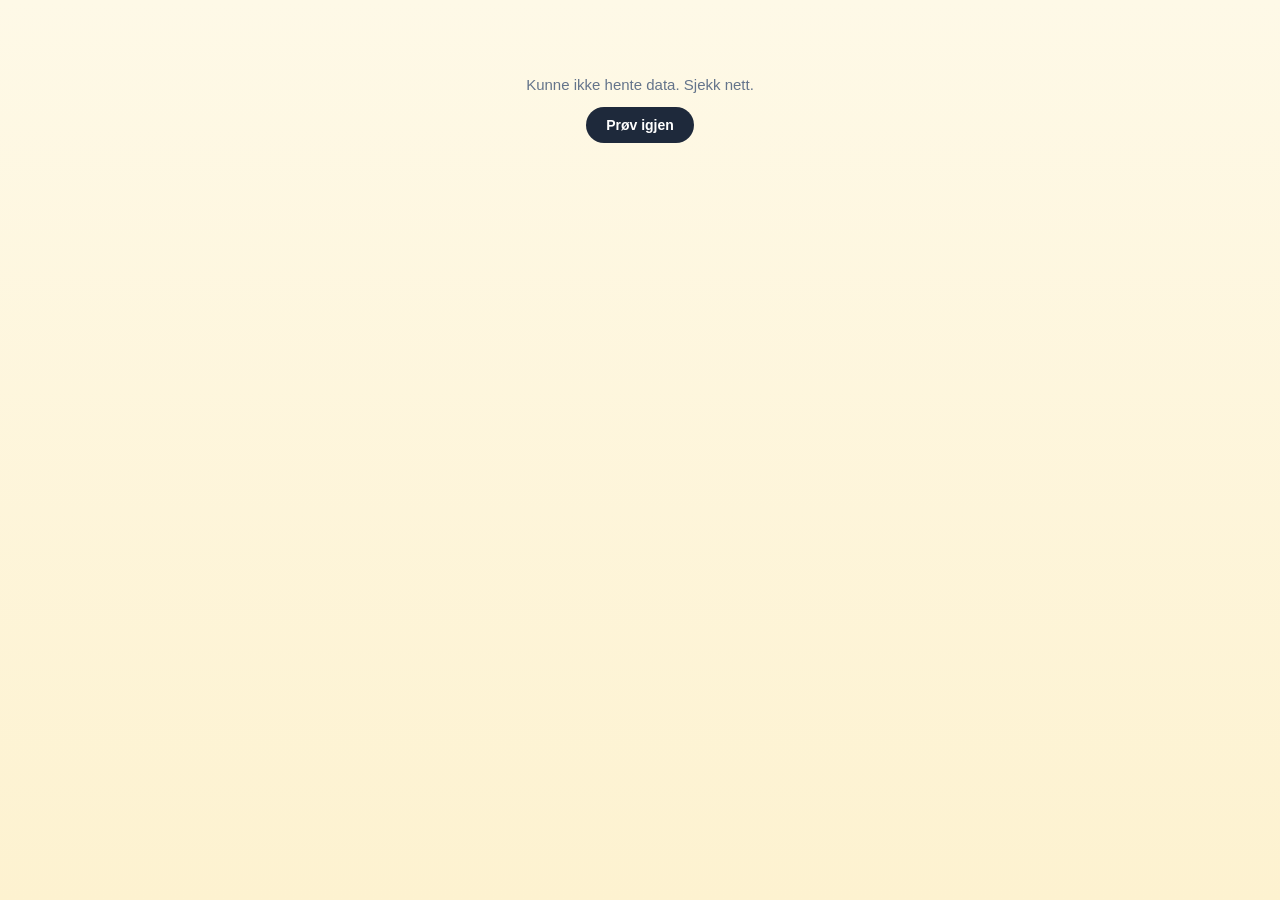
<file: uvinfo.html>
<!DOCTYPE html>
<html lang="no">
<head>
<meta charset="UTF-8">
<meta name="viewport" content="width=device-width, initial-scale=1.0, maximum-scale=1.0">
<title>UV-indeks</title>
<style>
  * { box-sizing: border-box; -webkit-tap-highlight-color: transparent; }
  body {
    margin: 0;
    font-family: -apple-system, BlinkMacSystemFont, "Segoe UI", Roboto, sans-serif;
    background: linear-gradient(180deg, #fef9e7 0%, #fdf2d0 100%);
    min-height: 100vh;
    color: #1e293b;
    padding-bottom: 40px;
  }
  .wrap { max-width: 480px; margin: 0 auto; padding: 16px; }
  header { text-align: center; padding: 14px 0 6px; }
  header .loc { font-size: 14px; color: #64748b; }
  header .time { font-size: 12px; color: #94a3a8; margin-top: 2px; }
  .now-card {
    background: #fff; border-radius: 20px; padding: 24px 20px;
    text-align: center; box-shadow: 0 4px 16px rgba(0,0,0,0.06); margin: 14px 0;
  }
  .now-value { font-size: 72px; font-weight: 700; line-height: 1; margin: 4px 0; }
  .now-label { font-size: 18px; font-weight: 600; margin-bottom: 4px; }
  .now-advice { font-size: 14px; color: #64748b; margin-top: 8px; }
  .badge {
    display: inline-block; padding: 4px 14px; border-radius: 999px;
    font-size: 13px; font-weight: 600; color: #fff; margin-top: 6px;
  }
  .section-title {
    font-size: 15px; font-weight: 700; color: #475569;
    margin: 22px 4px 10px; text-transform: uppercase; letter-spacing: 0.04em;
  }
  .hours-scroll {
    display: flex; gap: 10px; overflow-x: auto; padding: 4px 4px 10px;
    -webkit-overflow-scrolling: touch; scrollbar-width: none;
  }
  .hours-scroll::-webkit-scrollbar { display: none; }
  .hour-card {
    flex: 0 0 auto; background: #fff; border-radius: 14px;
    padding: 12px 10px; text-align: center; min-width: 62px;
    box-shadow: 0 2px 8px rgba(0,0,0,0.05);
  }
  .hour-time { font-size: 12px; color: #94a3a8; font-weight: 600; }
  .hour-uv { font-size: 22px; font-weight: 700; margin: 6px 0 2px; }
  .hour-dot { width: 8px; height: 8px; border-radius: 50%; margin: 0 auto; }
  .day-card {
    background: #fff; border-radius: 14px; margin-bottom: 8px;
    box-shadow: 0 2px 8px rgba(0,0,0,0.05); overflow: hidden;
  }
  .day-row {
    padding: 14px 16px; display: flex; align-items: center;
    justify-content: space-between; cursor: pointer;
  }
  .day-name { font-size: 15px; font-weight: 600; flex: 1; }
  .day-name .sub { font-size: 12px; color: #94a3a8; font-weight: 400; display: block; }
  .day-bar-wrap {
    flex: 2; height: 8px; background: #f1f5f9;
    border-radius: 999px; margin: 0 14px; overflow: hidden;
  }
  .day-bar { height: 100%; border-radius: 999px; }
  .day-val { font-size: 17px; font-weight: 700; width: 30px; text-align: right; }
  .day-chevron {
    width: 18px; height: 18px; margin-left: 8px; color: #cbd5e1;
    transition: transform 0.2s ease; flex-shrink: 0;
  }
  .day-card.open .day-chevron { transform: rotate(180deg); }
  .day-hours {
    display: none; grid-template-columns: repeat(4, 1fr);
    gap: 8px; padding: 4px 14px 14px;
  }
  .day-card.open .day-hours { display: grid; }
  .day-hour-cell {
    background: #f8fafc; border-radius: 10px; padding: 8px 4px; text-align: center;
  }
  .day-hour-cell .t { font-size: 11px; color: #94a3a8; font-weight: 600; }
  .day-hour-cell .v { font-size: 16px; font-weight: 700; margin-top: 2px; }
  .day-hours-empty { padding: 4px 14px 14px; font-size: 13px; color: #94a3a8; }
  .legend {
    display: flex; justify-content: space-between; font-size: 11px;
    color: #94a3a8; margin: 18px 4px 0; flex-wrap: wrap; gap: 4px;
  }
  .legend span { display: flex; align-items: center; gap: 4px; }
  .legend .dot { width: 8px; height: 8px; border-radius: 50%; display: inline-block; }
  .status { text-align: center; padding: 60px 20px; color: #64748b; font-size: 15px; }
  .err-btn {
    margin-top: 14px; background: #1e293b; color: #fff; border: none;
    padding: 10px 20px; border-radius: 999px; font-size: 14px; font-weight: 600;
  }
  .locate-btn {
    display: inline-flex; align-items: center; gap: 6px; margin-top: 10px;
    background: #1e293b; color: #fff; border: none; padding: 9px 18px;
    border-radius: 999px; font-size: 14px; font-weight: 600; cursor: pointer;
    box-shadow: 0 2px 8px rgba(0,0,0,0.12);
  }
  .locate-btn:active { opacity: 0.8; }
  .locate-btn.loading { opacity: 0.6; pointer-events: none; }
  footer { text-align: center; font-size: 11px; color: #b8c0cc; margin-top: 24px; }
</style>
</head>
<body>
<div class="wrap" id="app">
  <div class="status" id="status">Henter data …</div>
</div>
<script>
const UV_COLORS = [
  { max: 2.5,  color: '#4ade80', label: 'Lav' },
  { max: 5.5,  color: '#facc15', label: 'Moderat' },
  { max: 7.5,  color: '#fb923c', label: 'Høy' },
  { max: 10.5, color: '#f87171', label: 'Svært høy' },
  { max: Infinity, color: '#a855f7', label: 'Ekstrem' }
];
function uvColor(v) {
  for (const t of UV_COLORS) if (v <= t.max) return t;
  return UV_COLORS[UV_COLORS.length-1];
}
function advice(v) {
  if (v <= 2.5) return 'Trygt å være ute uten beskyttelse.';
  if (v <= 5.5) return 'Bruk solkrem og søk skygge midt på dagen.';
  if (v <= 7.5) return 'Solkrem, hatt og skygge anbefales sterkt.';
  if (v <= 10.5) return 'Begrens tid i sola 11–15. Solkrem er et must.';
  return 'Unngå sol midt på dagen. Ekstrem stråling.';
}
function fmtDay(dateStr) {
  const d = new Date(dateStr + 'T12:00:00');
  const days = ['Søn','Man','Tirs','Ons','Tors','Fre','Lør'];
  const today = new Date();
  const tmr = new Date(today); tmr.setDate(tmr.getDate()+1);
  if (d.toDateString()===today.toDateString()) return {main:'I dag', sub:d.getDate()+'.'+(d.getMonth()+1)+'.'};
  if (d.toDateString()===tmr.toDateString()) return {main:'I morgen', sub:d.getDate()+'.'+(d.getMonth()+1)+'.'};
  return {main:days[d.getDay()], sub:d.getDate()+'.'+(d.getMonth()+1)+'.'};
}
function fmtHour(s) { return new Date(s).getHours()+':00'; }
function groupHoursByDay(times, uvs) {
  const m={};
  for(let i=0;i<times.length;i++){
    const k=times[i].slice(0,10);
    if(!m[k]) m[k]=[];
    m[k].push({time:times[i],uv:uvs[i]});
  }
  return m;
}
function toggleDay(idx) {
  const c=document.getElementById('day-'+idx); if(!c) return;
  const was=c.classList.contains('open');
  document.querySelectorAll('.day-card.open').forEach(el=>el.classList.remove('open'));
  if(!was) c.classList.add('open');
}

const FALLBACK_LAT = 59.2671;
const FALLBACK_LON = 10.4076;

async function getIPLocation() {
  try {
    const r=await fetch('https://ip-api.com/json/?fields=lat,lon,status');
    const d=await r.json();
    if(d.status==='success') return {lat:d.lat,lon:d.lon};
  } catch(e){}
  try {
    const r=await fetch('https://ipapi.co/json/');
    const d=await r.json();
    if(d.latitude) return {lat:d.latitude,lon:d.longitude};
  } catch(e){}
  return null;
}

async function fetchUV(lat, lon) {
  const el=document.getElementById('status');
  if(el) el.textContent='Henter UV-data …';
  try {
    const [uvRes,geoRes] = await Promise.all([
      fetch(`https://api.open-meteo.com/v1/forecast?latitude=${lat}&longitude=${lon}&hourly=uv_index&daily=uv_index_max&timezone=auto&forecast_days=16`),
      fetch(`https://nominatim.openstreetmap.org/reverse?lat=${lat}&lon=${lon}&format=json&accept-language=no`)
    ]);
    if(!uvRes.ok) throw new Error('feil');
    const data=await uvRes.json();
    let place=null;
    if(geoRes.ok){const g=await geoRes.json();const a=g.address||{};place=a.city||a.town||a.village||a.suburb||a.municipality||null;}
    render(data,lat,lon,place);
  } catch(e) {
    document.getElementById('app').innerHTML=`<div class="status">Kunne ikke hente data. Sjekk nett.<div><button class="err-btn" onclick="init()">Prøv igjen</button></div></div>`;
  }
}

async function init() {
  // Vis Tønsberg umiddelbart — aldri blank skjerm
  fetchUV(FALLBACK_LAT, FALLBACK_LON);
  let improved=false;
  const improve=(lat,lon)=>{if(improved)return;improved=true;fetchUV(lat,lon);};
  // GPS i bakgrunnen
  if(navigator.geolocation){
    navigator.geolocation.getCurrentPosition(
      p=>improve(p.coords.latitude,p.coords.longitude),
      ()=>{},
      {enableHighAccuracy:false,timeout:15000,maximumAge:60000}
    );
  }
  // IP parallelt
  getIPLocation().then(ip=>{if(ip)improve(ip.lat,ip.lon);});
}

function locateMe() {
  const btn=document.getElementById('locate-btn');
  if(btn){btn.classList.add('loading');btn.textContent='⏳ Henter…';}
  let done=false;
  const reset=()=>{if(btn){btn.classList.remove('loading');btn.textContent='📍 Finn min posisjon';}};
  const finish=(lat,lon)=>{if(done)return;done=true;reset();fetchUV(lat,lon);};
  if(navigator.geolocation){
    navigator.geolocation.getCurrentPosition(
      p=>finish(p.coords.latitude,p.coords.longitude),
      async()=>{const ip=await getIPLocation();finish(ip?ip.lat:FALLBACK_LAT,ip?ip.lon:FALLBACK_LON);},
      {enableHighAccuracy:true,timeout:8000,maximumAge:30000}
    );
  } else {
    getIPLocation().then(ip=>finish(ip?ip.lat:FALLBACK_LAT,ip?ip.lon:FALLBACK_LON));
  }
  setTimeout(async()=>{const ip=await getIPLocation();finish(ip?ip.lat:FALLBACK_LAT,ip?ip.lon:FALLBACK_LON);},9000);
}

function render(data,lat,lon,placeName=null) {
  const now=new Date();
  const times=data.hourly.time, uvs=data.hourly.uv_index;
  let nowIdx=0;
  for(let i=0;i<times.length;i++){if(new Date(times[i])>=now){nowIdx=i;break;}}
  if(nowIdx>0&&Math.abs(new Date(times[nowIdx-1])-now)<Math.abs(new Date(times[nowIdx])-now)) nowIdx--;
  const curUV=Math.round(uvs[nowIdx]*10)/10;
  const tier=uvColor(curUV);
  const nextHours=[];
  for(let i=nowIdx;i<Math.min(nowIdx+13,times.length);i++) nextHours.push({time:times[i],uv:uvs[i]});
  const dailyTimes=data.daily.time, dailyMax=data.daily.uv_index_max;
  const hoursByDay=groupHoursByDay(times,uvs);

  let html=`<header>
    <div class="loc">📍 ${placeName||(lat.toFixed(3)+', '+lon.toFixed(3))}</div>
    <div class="time">${now.toLocaleString('no-NO',{weekday:'long',day:'numeric',month:'long',hour:'2-digit',minute:'2-digit'})}</div>
    <div><button class="locate-btn" id="locate-btn" onclick="locateMe()">📍 Finn min posisjon</button></div>
  </header>
  <div class="now-card">
    <div class="now-label">UV nå</div>
    <div class="now-value" style="color:${tier.color}">${curUV.toFixed(1)}</div>
    <div class="badge" style="background:${tier.color}">${tier.label}</div>
    <div class="now-advice">${advice(curUV)}</div>
  </div>
  <div class="section-title">Neste timer</div>
  <div class="hours-scroll">`;

  nextHours.forEach((h,i)=>{
    const t=uvColor(h.uv);
    html+=`<div class="hour-card">
      <div class="hour-time">${i===0?'Nå':fmtHour(h.time)}</div>
      <div class="hour-uv" style="color:${t.color}">${Math.round(h.uv*10)/10}</div>
      <div class="hour-dot" style="background:${t.color}"></div>
    </div>`;
  });

  html+=`</div><div class="section-title">De neste dagene <span style="text-transform:none;font-weight:400;color:#cbd5e1;">· trykk for timer</span></div>`;

  dailyTimes.forEach((d,i)=>{
    const val=Math.round(dailyMax[i]*10)/10;
    const t=uvColor(val), day=fmtDay(d), pct=Math.min(100,(val/12)*100);
    const dh=(hoursByDay[d]||[]).filter(h=>h.uv>0);
    const hoursHtml=dh.length===0
      ?`<div class="day-hours-empty">Ingen UV denne dagen.</div>`
      :`<div class="day-hours">${dh.map(h=>{const ht=uvColor(h.uv);return`<div class="day-hour-cell"><div class="t">${fmtHour(h.time)}</div><div class="v" style="color:${ht.color}">${Math.round(h.uv*10)/10}</div></div>`;}).join('')}</div>`;
    html+=`<div class="day-card" id="day-${i}">
      <div class="day-row" onclick="toggleDay(${i})">
        <div class="day-name">${day.main}<span class="sub">${day.sub}</span></div>
        <div class="day-bar-wrap"><div class="day-bar" style="width:${pct}%;background:${t.color}"></div></div>
        <div class="day-val" style="color:${t.color}">${val}</div>
        <svg class="day-chevron" viewBox="0 0 24 24" fill="none" stroke="currentColor" stroke-width="2">
          <path d="M6 9l6 6 6-6" stroke-linecap="round" stroke-linejoin="round"/>
        </svg>
      </div>${hoursHtml}</div>`;
  });

  html+=`<div class="legend">
    <span><span class="dot" style="background:#4ade80"></span>0–2.5 Lav</span>
    <span><span class="dot" style="background:#facc15"></span>3–5.5 Moderat</span>
    <span><span class="dot" style="background:#fb923c"></span>6–7.5 Høy</span>
    <span><span class="dot" style="background:#f87171"></span>8–10.5 S.høy</span>
    <span><span class="dot" style="background:#a855f7"></span>11+ Ekstrem</span>
  </div>
  <footer>Data fra Open-Meteo · Oppdater siden for nye tall</footer>`;

  document.getElementById('app').innerHTML=html;
}

init();
</script>
</body>
</html>
</file>
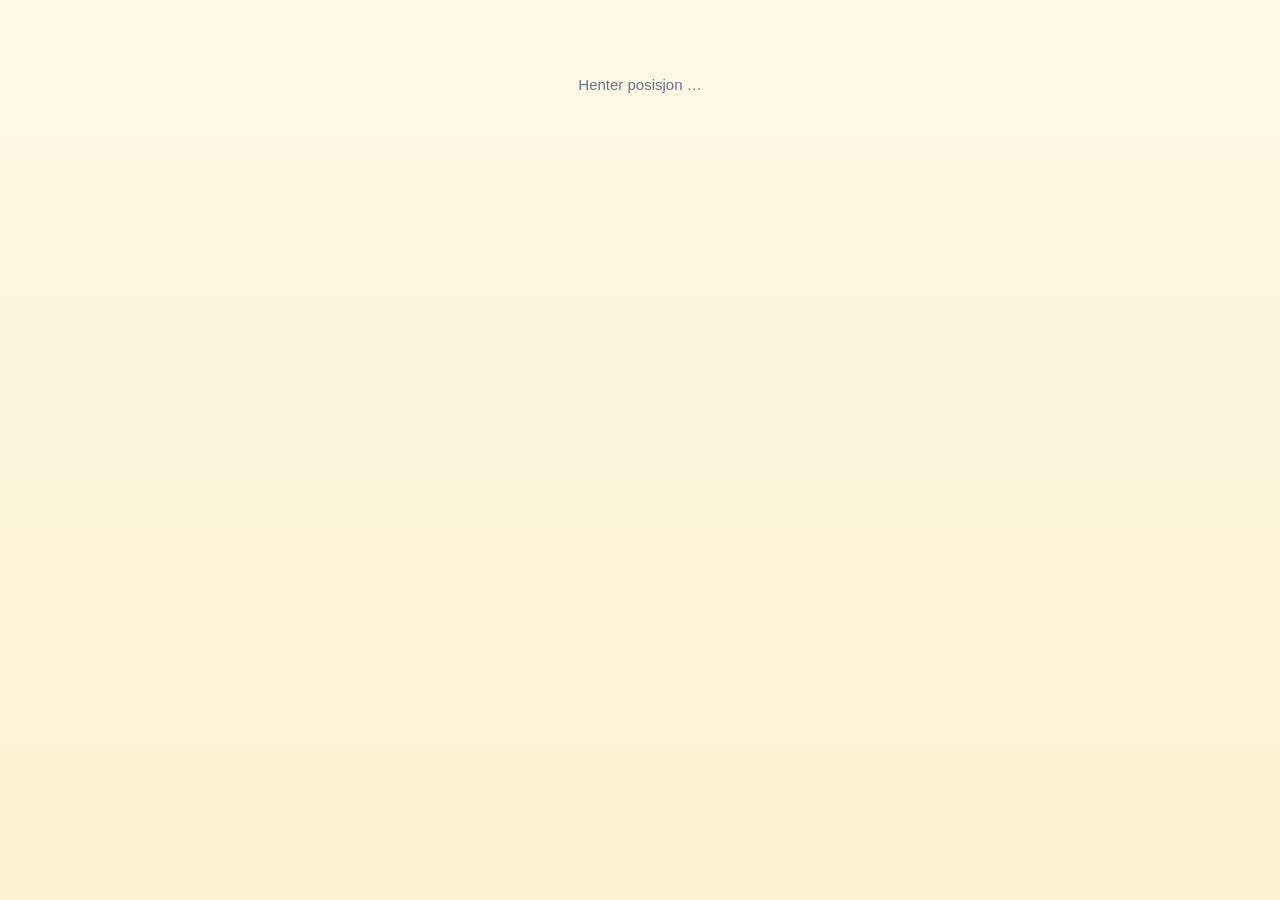
<file: uvx.html>
<!DOCTYPE html>
<html lang="no">
<head>
<meta charset="UTF-8">
<meta name="viewport" content="width=device-width, initial-scale=1.0, maximum-scale=1.0">
<title>UV-indeks</title>
<style>
  :root {
    color-scheme: light;
  }
  * { box-sizing: border-box; -webkit-tap-highlight-color: transparent; }
  body {
    margin: 0;
    font-family: -apple-system, BlinkMacSystemFont, "Segoe UI", Roboto, sans-serif;
    background: linear-gradient(180deg, #fef9e7 0%, #fdf2d0 100%);
    min-height: 100vh;
    color: #1e293b;
    padding-bottom: 40px;
  }
  .wrap { max-width: 480px; margin: 0 auto; padding: 16px; }

  header { text-align: center; padding: 14px 0 6px; }
  header .loc { font-size: 14px; color: #64748b; }
  header .time { font-size: 12px; color: #94a3a8; margin-top: 2px; }

  .now-card {
    background: #fff;
    border-radius: 20px;
    padding: 24px 20px;
    text-align: center;
    box-shadow: 0 4px 16px rgba(0,0,0,0.06);
    margin: 14px 0;
  }
  .now-value {
    font-size: 72px;
    font-weight: 700;
    line-height: 1;
    margin: 4px 0;
  }
  .now-label {
    font-size: 18px;
    font-weight: 600;
    margin-bottom: 4px;
  }
  .now-advice {
    font-size: 14px;
    color: #64748b;
    margin-top: 8px;
  }
  .badge {
    display: inline-block;
    padding: 4px 14px;
    border-radius: 999px;
    font-size: 13px;
    font-weight: 600;
    color: #fff;
    margin-top: 6px;
  }

  .section-title {
    font-size: 15px;
    font-weight: 700;
    color: #475569;
    margin: 22px 4px 10px;
    text-transform: uppercase;
    letter-spacing: 0.04em;
  }

  .hours-scroll {
    display: flex;
    gap: 10px;
    overflow-x: auto;
    padding: 4px 4px 10px;
    -webkit-overflow-scrolling: touch;
    scrollbar-width: none;
  }
  .hours-scroll::-webkit-scrollbar { display: none; }
  .hour-card {
    flex: 0 0 auto;
    background: #fff;
    border-radius: 14px;
    padding: 12px 10px;
    text-align: center;
    min-width: 62px;
    box-shadow: 0 2px 8px rgba(0,0,0,0.05);
  }
  .hour-time { font-size: 12px; color: #94a3a8; font-weight: 600; }
  .hour-uv { font-size: 22px; font-weight: 700; margin: 6px 0 2px; }
  .hour-dot {
    width: 8px; height: 8px; border-radius: 50%;
    margin: 0 auto;
  }

  .day-card {
    background: #fff;
    border-radius: 14px;
    margin-bottom: 8px;
    box-shadow: 0 2px 8px rgba(0,0,0,0.05);
    overflow: hidden;
  }
  .day-row {
    padding: 14px 16px;
    display: flex;
    align-items: center;
    justify-content: space-between;
    cursor: pointer;
  }
  .day-name { font-size: 15px; font-weight: 600; flex: 1; }
  .day-name .sub { font-size: 12px; color: #94a3a8; font-weight: 400; display: block; }
  .day-bar-wrap {
    flex: 2;
    height: 8px;
    background: #f1f5f9;
    border-radius: 999px;
    margin: 0 14px;
    overflow: hidden;
  }
  .day-bar { height: 100%; border-radius: 999px; }
  .day-val { font-size: 17px; font-weight: 700; width: 30px; text-align: right; }
  .day-chevron {
    width: 18px; height: 18px; margin-left: 8px;
    color: #cbd5e1;
    transition: transform 0.2s ease;
    flex-shrink: 0;
  }
  .day-card.open .day-chevron { transform: rotate(180deg); }

  .day-hours {
    display: none;
    grid-template-columns: repeat(4, 1fr);
    gap: 8px;
    padding: 4px 14px 14px;
  }
  .day-card.open .day-hours { display: grid; }
  .day-hour-cell {
    background: #f8fafc;
    border-radius: 10px;
    padding: 8px 4px;
    text-align: center;
  }
  .day-hour-cell .t { font-size: 11px; color: #94a3a8; font-weight: 600; }
  .day-hour-cell .v { font-size: 16px; font-weight: 700; margin-top: 2px; }
  .day-hours-empty {
    padding: 4px 14px 14px;
    font-size: 13px;
    color: #94a3a8;
  }

  .legend {
    display: flex;
    justify-content: space-between;
    font-size: 11px;
    color: #94a3a8;
    margin: 18px 4px 0;
    flex-wrap: wrap;
    gap: 4px;
  }
  .legend span { display: flex; align-items: center; gap: 4px; }
  .legend .dot { width: 8px; height: 8px; border-radius: 50%; display: inline-block; }

  .status {
    text-align: center;
    padding: 60px 20px;
    color: #64748b;
    font-size: 15px;
  }
  .err-btn {
    margin-top: 14px;
    background: #1e293b;
    color: #fff;
    border: none;
    padding: 10px 20px;
    border-radius: 999px;
    font-size: 14px;
    font-weight: 600;
  }
  footer {
    text-align: center;
    font-size: 11px;
    color: #b8c0cc;
    margin-top: 24px;
  }
  .locate-btn {
    display: inline-flex;
    align-items: center;
    gap: 6px;
    margin-top: 10px;
    background: #1e293b;
    color: #fff;
    border: none;
    padding: 9px 18px;
    border-radius: 999px;
    font-size: 14px;
    font-weight: 600;
    cursor: pointer;
    box-shadow: 0 2px 8px rgba(0,0,0,0.12);
  }
  .locate-btn:active { opacity: 0.8; }
  .locate-btn.loading { opacity: 0.6; pointer-events: none; }
</style>
</head>
<body>
<div class="wrap" id="app">
  <div class="status" id="status">Henter posisjon …</div>
</div>

<script>
const UV_COLORS = [
  { max: 2.5,  color: '#4ade80', label: 'Lav' },
  { max: 5.5,  color: '#facc15', label: 'Moderat' },
  { max: 7.5,  color: '#fb923c', label: 'Høy' },
  { max: 10.5, color: '#f87171', label: 'Svært høy' },
  { max: Infinity, color: '#a855f7', label: 'Ekstrem' }
];

function uvColor(v) {
  for (const tier of UV_COLORS) if (v <= tier.max) return tier;
  return UV_COLORS[UV_COLORS.length - 1];
}

function advice(v) {
  if (v <= 2.5) return 'Trygt å være ute uten beskyttelse.';
  if (v <= 5.5) return 'Bruk solkrem og søk skygge midt på dagen.';
  if (v <= 7.5) return 'Solkrem, hatt og skygge anbefales sterkt.';
  if (v <= 10.5) return 'Begrens tid i sola 11–15. Solkrem er et must.';
  return 'Unngå sol midt på dagen. Ekstrem stråling.';
}

function fmtDay(dateStr) {
  const d = new Date(dateStr + 'T12:00:00');
  const days = ['Søn','Man','Tirs','Ons','Tors','Fre','Lør'];
  const today = new Date();
  const isToday = d.toDateString() === today.toDateString();
  const tmr = new Date(today); tmr.setDate(tmr.getDate() + 1);
  const isTmr = d.toDateString() === tmr.toDateString();
  if (isToday) return { main: 'I dag', sub: d.getDate() + '.' + (d.getMonth()+1) + '.' };
  if (isTmr) return { main: 'I morgen', sub: d.getDate() + '.' + (d.getMonth()+1) + '.' };
  return { main: days[d.getDay()], sub: d.getDate() + '.' + (d.getMonth()+1) + '.' };
}

function fmtHour(dateStr) {
  const d = new Date(dateStr);
  return d.getHours() + ':00';
}

// Group all hourly UV entries by their local date (YYYY-MM-DD), so each
// day-row can show its own hour-by-hour breakdown when expanded.
function groupHoursByDay(times, uvs) {
  const byDay = {};
  for (let i = 0; i < times.length; i++) {
    const dateKey = times[i].slice(0, 10); // "2026-06-27T13:00" -> "2026-06-27"
    if (!byDay[dateKey]) byDay[dateKey] = [];
    byDay[dateKey].push({ time: times[i], uv: uvs[i] });
  }
  return byDay;
}

function toggleDay(idx) {
  const card = document.getElementById('day-' + idx);
  if (!card) return;
  const wasOpen = card.classList.contains('open');
  document.querySelectorAll('.day-card.open').forEach(el => el.classList.remove('open'));
  if (!wasOpen) card.classList.add('open');
}

// Fast posisjon (Tønsberg, Norge) — brukes når GPS ikke er tilgjengelig.
// Rediger disse to verdiene hvis du vil ha UV for et annet sted.
const FALLBACK_LAT = 59.2671;
const FALLBACK_LON = 10.4076;

async function getIPLocation() {
  // Prøv flere IP-API-er i rekkefølge
  const apis = [
    async () => {
      const r = await fetch('https://ip-api.com/json/?fields=lat,lon,status');
      const d = await r.json();
      if (d.status === 'success') return { lat: d.lat, lon: d.lon };
    },
    async () => {
      const r = await fetch('https://ipapi.co/json/');
      const d = await r.json();
      if (d.latitude) return { lat: d.latitude, lon: d.longitude };
    }
  ];
  for (const api of apis) {
    try { const res = await api(); if (res) return res; } catch(e) {}
  }
  return null;
}

async function init() {
  // Vis fallback-data umiddelbart så siden ikke henger
  fetchUV(FALLBACK_LAT, FALLBACK_LON);

  // Forsøk bedre posisjon i bakgrunnen
  let improved = false;
  const improve = (lat, lon) => {
    if (improved) return;
    improved = true;
    fetchUV(lat, lon);
  };

  // GPS
  if (navigator.geolocation) {
    navigator.geolocation.getCurrentPosition(
      (pos) => improve(pos.coords.latitude, pos.coords.longitude),
      () => {},
      { enableHighAccuracy: false, timeout: 15000, maximumAge: 60000 }
    );
  }

  // IP-posisjon parallelt
  getIPLocation().then(ip => { if (ip) improve(ip.lat, ip.lon); });
}

function locateMe() {
  const btn = document.getElementById('locate-btn');
  if (btn) { btn.classList.add('loading'); btn.textContent = '⏳ Henter…'; }
  let done = false;
  const reset = () => { if (btn) { btn.classList.remove('loading'); btn.textContent = '📍 Finn min posisjon'; } };
  const finish = (lat, lon) => { if (done) return; done = true; reset(); fetchUV(lat, lon); };

  // Prøv GPS først
  if (navigator.geolocation) {
    navigator.geolocation.getCurrentPosition(
      (pos) => finish(pos.coords.latitude, pos.coords.longitude),
      async () => {
        // GPS blokkert — fall tilbake til IP
        const ip = await getIPLocation();
        finish(ip ? ip.lat : FALLBACK_LAT, ip ? ip.lon : FALLBACK_LON);
      },
      { enableHighAccuracy: true, timeout: 6000, maximumAge: 30000 }
    );
  } else {
    getIPLocation().then(ip => finish(ip ? ip.lat : FALLBACK_LAT, ip ? ip.lon : FALLBACK_LON));
  }
  // Hard timeout
  setTimeout(async () => {
    if (done) return;
    const ip = await getIPLocation();
    finish(ip ? ip.lat : FALLBACK_LAT, ip ? ip.lon : FALLBACK_LON);
  }, 9000);
}
  const statusEl = document.getElementById('status');
  if (statusEl) statusEl.textContent = 'Henter UV-data …';
  try {
    const [uvRes, geoRes] = await Promise.all([
      fetch(`https://api.open-meteo.com/v1/forecast?latitude=${lat}&longitude=${lon}&hourly=uv_index&daily=uv_index_max&timezone=auto&forecast_days=16`),
      fetch(`https://nominatim.openstreetmap.org/reverse?lat=${lat}&lon=${lon}&format=json&accept-language=no`)
    ]);
    if (!uvRes.ok) throw new Error('API-feil');
    const data = await uvRes.json();
    let placeName = null;
    if (geoRes.ok) {
      const geo = await geoRes.json();
      // Prøv å finne beste korte stedsnavn
      const a = geo.address || {};
      placeName = a.city || a.town || a.village || a.suburb || a.municipality || null;
    }
    render(data, lat, lon, placeName);
  } catch (e) {
    showError('Kunne ikke hente UV-data. Sjekk internettforbindelsen.');
  }
}

async function init() {
  // Chrome på file:// lar navigator.geolocation eksistere men svarer
  // aldri — vi setter derfor en hard timeout på 3 sekunder før vi
  // faller tilbake til fast posisjon.
  const geoPromise = new Promise((resolve) => {
    if (!navigator.geolocation) { resolve(null); return; }
    navigator.geolocation.getCurrentPosition(
      (pos) => resolve({ lat: pos.coords.latitude, lon: pos.coords.longitude }),
      () => resolve(null),
      { enableHighAccuracy: false, timeout: 3000, maximumAge: 60000 }
    );
  });
  const timeoutPromise = new Promise((resolve) => setTimeout(() => resolve(null), 3500));

  const result = await Promise.race([geoPromise, timeoutPromise]);
  if (result) {
    fetchUV(result.lat, result.lon);
  } else {
    fetchUV(FALLBACK_LAT, FALLBACK_LON);
  }
}

function locateMe() {
  const btn = document.getElementById('locate-btn');
  if (btn) { btn.classList.add('loading'); btn.textContent = '⏳ Henter…'; }
  if (!navigator.geolocation) {
    if (btn) { btn.classList.remove('loading'); btn.textContent = '📍 Finn min posisjon'; }
    return;
  }
  let done = false;
  const reset = () => { if (btn) { btn.classList.remove('loading'); btn.textContent = '📍 Finn min posisjon'; } };

  navigator.geolocation.getCurrentPosition(
    (pos) => { if (done) return; done = true; reset(); fetchUV(pos.coords.latitude, pos.coords.longitude); },
    () =>    { if (done) return; done = true; reset(); fetchUV(FALLBACK_LAT, FALLBACK_LON); },
    { enableHighAccuracy: true, timeout: 8000, maximumAge: 30000 }
  );
  // Hard fallback hvis nettleseren aldri svarer
  setTimeout(() => { if (done) return; done = true; reset(); fetchUV(FALLBACK_LAT, FALLBACK_LON); }, 8500);
}

function showError(msg) {
  document.getElementById('app').innerHTML = `
    <div class="status">
      ${msg}
      <div><button class="err-btn" onclick="init()">Prøv igjen</button></div>
    </div>`;
}

function render(data, lat, lon, placeName = null) {
  const now = new Date();
  const hourly = data.hourly;
  const times = hourly.time;
  const uvs = hourly.uv_index;

  // Find current hour index
  let nowIdx = 0;
  for (let i = 0; i < times.length; i++) {
    if (new Date(times[i]) >= now) { nowIdx = i; break; }
  }
  // step back one if we overshot
  if (nowIdx > 0 && Math.abs(new Date(times[nowIdx-1]) - now) < Math.abs(new Date(times[nowIdx]) - now)) {
    nowIdx = nowIdx - 1;
  }

  const currentUV = Math.round(uvs[nowIdx] * 10) / 10;
  const tier = uvColor(currentUV);

  // Next 12 hours
  const nextHours = [];
  for (let i = nowIdx; i < Math.min(nowIdx + 13, times.length); i++) {
    nextHours.push({ time: times[i], uv: uvs[i] });
  }

  // Daily
  const dailyTimes = data.daily.time;
  const dailyMax = data.daily.uv_index_max;
  const hoursByDay = groupHoursByDay(times, uvs);

  let html = `
    <header>
      <div class="loc">📍 ${placeName || (lat.toFixed(3) + ', ' + lon.toFixed(3))}</div>
      <div class="time">${now.toLocaleString('no-NO', { weekday: 'long', day: 'numeric', month: 'long', hour: '2-digit', minute: '2-digit' })}</div>
      <div><button class="locate-btn" id="locate-btn" onclick="locateMe()">📍 Finn min posisjon</button></div>
    </header>

    <div class="now-card">
      <div class="now-label">UV nå</div>
      <div class="now-value" style="color:${tier.color}">${currentUV.toFixed(1)}</div>
      <div class="badge" style="background:${tier.color}">${tier.label}</div>
      <div class="now-advice">${advice(currentUV)}</div>
    </div>

    <div class="section-title">Neste timer</div>
    <div class="hours-scroll">
  `;

  nextHours.forEach((h, i) => {
    const t = uvColor(h.uv);
    const label = i === 0 ? 'Nå' : fmtHour(h.time);
    html += `
      <div class="hour-card">
        <div class="hour-time">${label}</div>
        <div class="hour-uv" style="color:${t.color}">${Math.round(h.uv * 10) / 10}</div>
        <div class="hour-dot" style="background:${t.color}"></div>
      </div>
    `;
  });

  html += `</div>`;

  html += `<div class="section-title">De neste dagene <span style="text-transform:none;font-weight:400;color:#cbd5e1;">· trykk for timer</span></div>`;

  dailyTimes.forEach((d, i) => {
    const val = Math.round(dailyMax[i] * 10) / 10;
    const t = uvColor(val);
    const day = fmtDay(d);
    const pct = Math.min(100, (val / 12) * 100);

    const dayHours = (hoursByDay[d] || []).filter(h => h.uv > 0);

    let hoursHtml;
    if (dayHours.length === 0) {
      hoursHtml = `<div class="day-hours-empty">Ingen UV-stråling denne dagen (mørketid).</div>`;
    } else {
      hoursHtml = `<div class="day-hours">`;
      dayHours.forEach(h => {
        const ht = uvColor(h.uv);
        hoursHtml += `
          <div class="day-hour-cell">
            <div class="t">${fmtHour(h.time)}</div>
            <div class="v" style="color:${ht.color}">${Math.round(h.uv * 10) / 10}</div>
          </div>
        `;
      });
      hoursHtml += `</div>`;
    }

    html += `
      <div class="day-card" id="day-${i}">
        <div class="day-row" onclick="toggleDay(${i})">
          <div class="day-name">${day.main}<span class="sub">${day.sub}</span></div>
          <div class="day-bar-wrap"><div class="day-bar" style="width:${pct}%;background:${t.color}"></div></div>
          <div class="day-val" style="color:${t.color}">${val}</div>
          <svg class="day-chevron" viewBox="0 0 24 24" fill="none" stroke="currentColor" stroke-width="2">
            <path d="M6 9l6 6 6-6" stroke-linecap="round" stroke-linejoin="round"/>
          </svg>
        </div>
        ${hoursHtml}
      </div>
    `;
  });

  html += `
    <div class="legend">
      <span><span class="dot" style="background:#4ade80"></span>0–2.5 Lav</span>
      <span><span class="dot" style="background:#facc15"></span>3–5.5 Moderat</span>
      <span><span class="dot" style="background:#fb923c"></span>6–7.5 Høy</span>
      <span><span class="dot" style="background:#f87171"></span>8–10.5 S.høy</span>
      <span><span class="dot" style="background:#a855f7"></span>11+ Ekstrem</span>
    </div>
    <footer>Data fra Open-Meteo (oppdateres time for time) · Prognoser lengre enn ~7 dager fram er mer usikre</footer>
  `;

  document.getElementById('app').innerHTML = html;
}

init();
</script>
</body>
</html>
</file>
<file: style.css>
:root {
    --brand:       #6b121e;
    --brand-dark:  #4a0d15;
    --brand-light: #8b1e2e;
    --navy:        #1e293b;
    --bg:          #f8fafc;
    --bg2:         #f1f5f9;
    --text:        #1e293b;
    --text-muted:  #64748b;
    --border:      #e2e8f0;
    --white:       #ffffff;
    --radius:      12px;
    --radius-lg:   20px;
    --shadow:      0 4px 20px rgba(0,0,0,0.07);
    --shadow-lg:   0 10px 40px rgba(0,0,0,0.12);
    --transition:  all 0.25s ease;
}

* { box-sizing: border-box; margin: 0; padding: 0; }

body {
    font-family: 'DM Sans', sans-serif;
    background: var(--bg);
    color: var(--text);
    min-height: 100vh;
    display: flex;
    flex-direction: column;
}

/* ── NAV ── */
.top-bar {
    background: var(--navy);
    height: 68px;
    display: flex;
    align-items: center;
    position: sticky;
    top: 0;
    z-index: 1000;
    box-shadow: 0 2px 12px rgba(0,0,0,0.25);
    border-bottom: 3px solid var(--brand);
}

.nav-container {
    width: 100%;
    max-width: 1200px;
    margin: 0 auto;
    padding: 0 24px;
    display: flex;
    justify-content: space-between;
    align-items: center;
}

.brand {
    display: flex;
    align-items: center;
    gap: 12px;
    text-decoration: none;
}

.brand-img { height: 40px; }

.brand-text {
    font-size: 1.25rem;
    font-weight: 700;
    color: white;
    letter-spacing: -0.3px;
}

.brand-text span { color: #94a3b8; }

.nav-links {
    list-style: none;
    display: flex;
    gap: 8px;
    align-items: center;
}

.nav-btn {
    background: transparent;
    color: rgba(255,255,255,0.85);
    border: 1px solid rgba(255,255,255,0.15);
    padding: 8px 18px;
    border-radius: 8px;
    cursor: pointer;
    font-family: inherit;
    font-size: 0.9rem;
    font-weight: 500;
    text-decoration: none;
    display: inline-block;
    transition: var(--transition);
}

.nav-btn:hover {
    background: rgba(255,255,255,0.1);
    color: white;
    border-color: rgba(255,255,255,0.3);
}

.nav-btn.active {
    background: var(--brand);
    color: white;
    border-color: var(--brand);
}

.menu-toggle {
    display: none;
    background: none;
    border: 1px solid rgba(255,255,255,0.2);
    color: white;
    font-size: 1.4rem;
    padding: 4px 10px;
    border-radius: 6px;
    cursor: pointer;
}

/* ── HERO SLIDESHOW ── */
.hero {
    background: var(--brand-dark);
    color: white;
    position: relative;
    overflow: hidden;
    min-height: 240px;
    display: flex;
    align-items: center;
    border-bottom: 4px solid rgba(255,255,255,0.08);
}

.hero::before {
    content: '';
    position: absolute;
    inset: 0;
    background: repeating-linear-gradient(
        135deg,
        transparent,
        transparent 40px,
        rgba(255,255,255,0.02) 40px,
        rgba(255,255,255,0.02) 80px
    );
    pointer-events: none;
}

.hero-slides {
    width: 100%;
    max-width: 1200px;
    margin: 0 auto;
    padding: 0 60px;
    position: relative;
}

.slide {
    display: none;
    animation: fadeIn 0.5s ease;
    padding: 36px 0;
}

.slide.active { display: flex; gap: 40px; align-items: center; }

@keyframes fadeIn {
    from { opacity: 0; transform: translateY(6px); }
    to   { opacity: 1; transform: translateY(0); }
}

.slide-icon {
    font-size: 3rem;
    flex-shrink: 0;
    width: 80px;
    height: 80px;
    background: rgba(255,255,255,0.1);
    border-radius: 16px;
    display: flex;
    align-items: center;
    justify-content: center;
    border: 1px solid rgba(255,255,255,0.15);
}

.slide-content { flex: 1; max-width: 700px; margin: 0 auto; }

.slide-label {
    font-size: 0.75rem;
    font-weight: 600;
    text-transform: uppercase;
    letter-spacing: 1.5px;
    color: rgba(255,255,255,0.55);
    margin-bottom: 8px;
}

.slide-title {
    font-size: 1.8rem;
    font-weight: 700;
    line-height: 1.2;
    margin-bottom: 10px;
    letter-spacing: -0.5px;
}

.slide-body {
    font-size: 1rem;
    color: rgba(255,255,255,0.75);
    line-height: 1.6;
    max-width: 600px;
}

/* ── PILER – Samsung-stil ── */
.slide-nav {
    position: absolute;
    top: 50%;
    transform: translateY(-50%);
    width: 44px;
    height: 44px;
    border-radius: 50%;
    background: rgba(30, 30, 30, 0.55);
    border: none;
    color: white;
    font-size: 1.1rem;
    cursor: pointer;
    display: flex;
    align-items: center;
    justify-content: center;
    transition: background 0.2s, transform 0.2s;
    z-index: 10;
    backdrop-filter: blur(4px);
    box-shadow: 0 2px 8px rgba(0,0,0,0.3);
}

.slide-nav:hover {
    background: rgba(50, 50, 50, 0.85);
    transform: translateY(-50%) scale(1.08);
}

.slide-nav.prev { left: 16px; }
.slide-nav.next { right: 16px; }

/* ── DOTS ── */
.slide-dots {
    position: absolute;
    bottom: 12px;
    left: 50%;
    transform: translateX(-50%);
    display: flex;
    gap: 8px;
    align-items: center;
}

.dot {
    width: 8px;
    height: 8px;
    border-radius: 50%;
    background: rgba(255,255,255,0.3);
    cursor: pointer;
    transition: var(--transition);
    border: none;
}

.dot.active {
    background: white;
    width: 24px;
    border-radius: 4px;
}

/* ── INNHOLD ── */
.main-content {
    flex: 1;
    max-width: 1200px;
    margin: 0 auto;
    padding: 40px 24px;
    width: 100%;
}

.tab-content { display: none; }
.tab-content.active { display: block; }

.section-title {
    font-size: 1.1rem;
    font-weight: 700;
    color: var(--text-muted);
    text-transform: uppercase;
    letter-spacing: 1px;
    margin-bottom: 20px;
}

/* ── KORT-GRID ── */
.card-grid {
    display: grid;
    grid-template-columns: repeat(auto-fit, minmax(280px, 1fr));
    gap: 20px;
    margin-bottom: 40px;
}

.action-card {
    background: var(--white);
    border-radius: var(--radius-lg);
    padding: 28px;
    box-shadow: var(--shadow);
    border: 1px solid var(--border);
    display: flex;
    gap: 20px;
    align-items: flex-start;
    transition: var(--transition);
    text-decoration: none;
    color: inherit;
    cursor: pointer;
}

.action-card:hover {
    transform: translateY(-3px);
    box-shadow: var(--shadow-lg);
    border-color: var(--brand);
}

.card-icon {
    width: 52px;
    height: 52px;
    background: #fff1f2;
    border-radius: 12px;
    display: flex;
    align-items: center;
    justify-content: center;
    font-size: 1.5rem;
    flex-shrink: 0;
}

.card-body h2 {
    font-size: 1.1rem;
    font-weight: 700;
    margin-bottom: 6px;
    letter-spacing: -0.2px;
}

.card-body p {
    font-size: 0.9rem;
    color: var(--text-muted);
    line-height: 1.5;
    margin-bottom: 14px;
}

.btn-main {
    background: var(--brand);
    color: white;
    padding: 10px 20px;
    border-radius: 8px;
    text-decoration: none;
    font-size: 0.875rem;
    font-weight: 600;
    border: none;
    cursor: pointer;
    display: inline-block;
    transition: var(--transition);
    font-family: inherit;
}

.btn-main:hover {
    background: var(--brand-light);
    transform: translateY(-1px);
}

.btn-secondary {
    background: transparent;
    color: var(--brand);
    padding: 10px 20px;
    border-radius: 8px;
    text-decoration: none;
    font-size: 0.875rem;
    font-weight: 600;
    border: 2px solid var(--brand);
    cursor: pointer;
    display: inline-block;
    transition: var(--transition);
    font-family: inherit;
}

.btn-secondary:hover { background: #fff1f2; }

/* ── LOGIN ── */
.auth-card {
    background: var(--white);
    padding: 48px;
    border-radius: var(--radius-lg);
    max-width: 420px;
    margin: 40px auto;
    text-align: center;
    box-shadow: var(--shadow-lg);
    border: 1px solid var(--border);
}

.auth-card h2 { font-size: 1.5rem; font-weight: 700; margin-bottom: 8px; }
.auth-card p { color: var(--text-muted); margin-bottom: 28px; font-size: 0.95rem; }

.auth-card input {
    width: 100%;
    padding: 14px;
    margin-bottom: 16px;
    border: 2px solid var(--border);
    border-radius: 10px;
    font-size: 1.4rem;
    text-align: center;
    font-family: inherit;
    letter-spacing: 6px;
    transition: var(--transition);
}

.auth-card input:focus { outline: none; border-color: var(--brand); }

.hidden { display: none !important; }

/* ── MOBIL ── */
@media (max-width: 768px) {
    .menu-toggle { display: block; }

    .nav-links {
        display: none;
        position: absolute;
        top: 68px;
        left: 0;
        width: 100%;
        background: var(--navy);
        flex-direction: column;
        padding: 16px;
        gap: 8px;
        box-shadow: 0 8px 20px rgba(0,0,0,0.2);
        border-top: 2px solid var(--brand);
    }

    .nav-links.show { display: flex; }
    .nav-btn { width: 100%; text-align: center; }

    .hero-slides { padding: 0 16px; }
    .slide-nav { display: none; }
    .slide.active { flex-direction: column; gap: 16px; padding: 28px 0 44px; }
    .slide-title { font-size: 1.3rem; }
    .slide-icon { width: 56px; height: 56px; font-size: 2rem; }

    .card-grid { grid-template-columns: 1fr; }
    .action-card { flex-direction: column; }
    .auth-card { padding: 32px 24px; }
}
</file>
